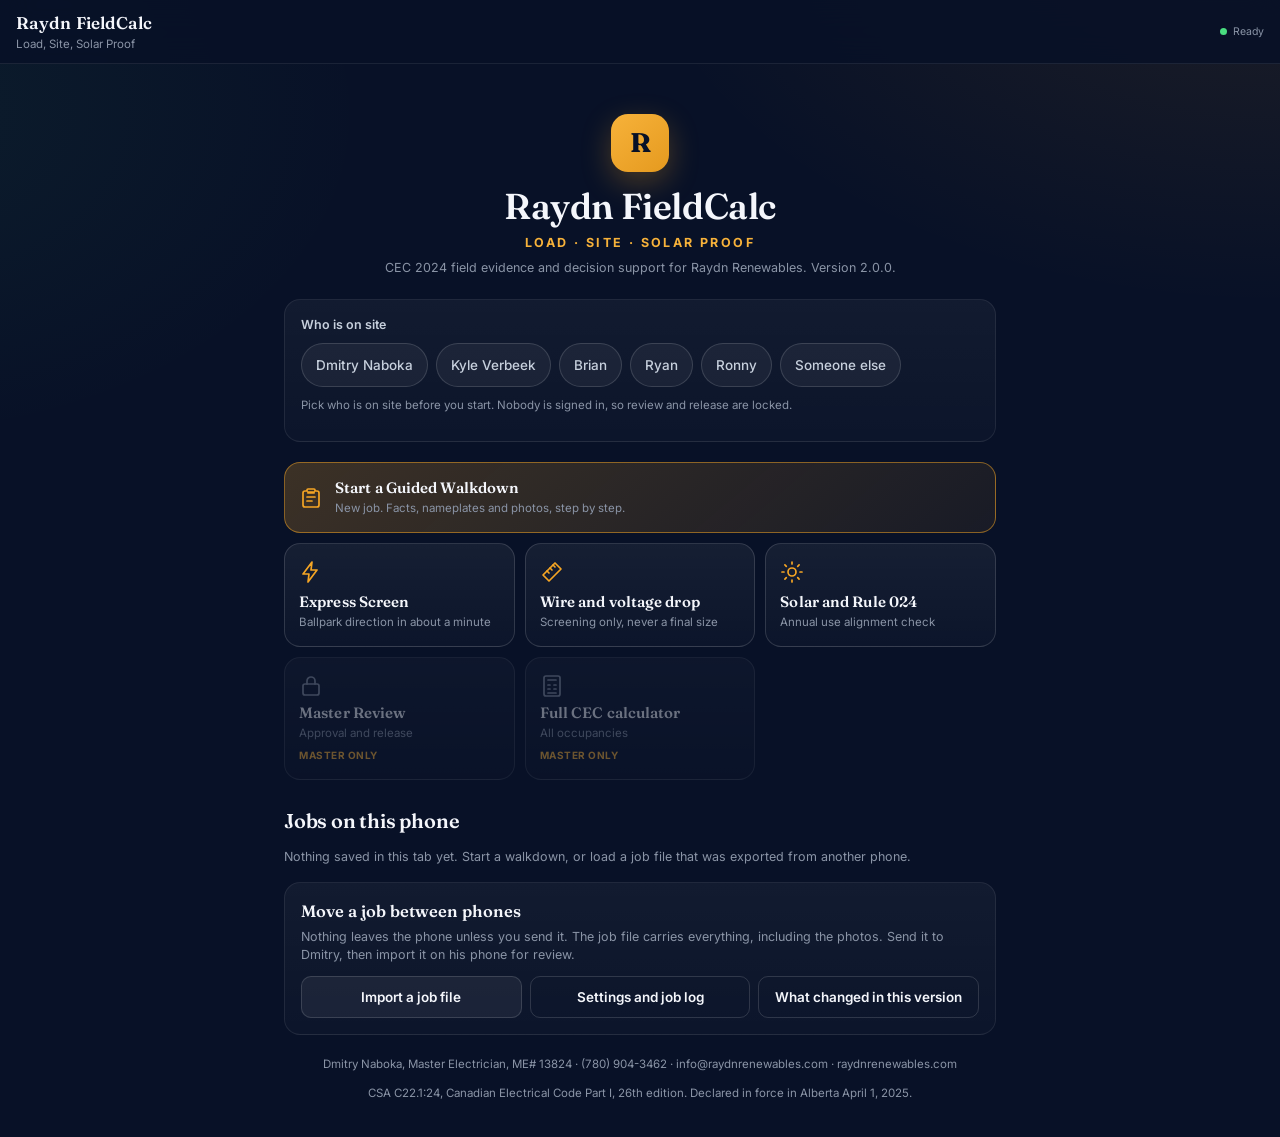
<file: index.html>
<!DOCTYPE html>
<html lang="en-CA">
<head>
<meta charset="utf-8">
<meta name="viewport" content="width=device-width, initial-scale=1, viewport-fit=cover">
<meta name="theme-color" content="#0d1b2e">
<meta name="robots" content="noindex, nofollow">
<title>Raydn FieldCalc</title>
<link rel="preconnect" href="https://fonts.googleapis.com">
<link rel="preconnect" href="https://fonts.gstatic.com" crossorigin>
<link href="https://fonts.googleapis.com/css2?family=Fraunces:opsz,wght@9..144,600;9..144,700&family=Inter:wght@400;500;600;700&display=swap" rel="stylesheet">
<link rel="stylesheet" href="app.css">
<link rel="manifest" href="manifest.webmanifest">
<link rel="icon" href="icon-192.png" sizes="192x192" type="image/png">
<link rel="apple-touch-icon" href="icon-192.png">
<meta name="apple-mobile-web-app-capable" content="yes">
<meta name="apple-mobile-web-app-status-bar-style" content="black-translucent">
<meta name="apple-mobile-web-app-title" content="FieldCalc">
</head>
<body>

<header id="fc-top" class="fc-top"></header>

<main id="fc-body" class="fc-body"></main>

<div id="fc-bottom" class="fc-bottom"></div>

<section id="rpt" class="rpt"></section>

<script src="engine.js"></script>
<script src="fc-disk.js"></script>
<script src="fc-store.js"></script>
<script src="fc-gates.js"></script>
<script src="fc-ui.js"></script>
<script src="fc-app.js"></script>
<script src="fc-views.js"></script>
<script src="fc-share.js"></script>
<script src="fc-send.js"></script>
</body>
</html>
</file>
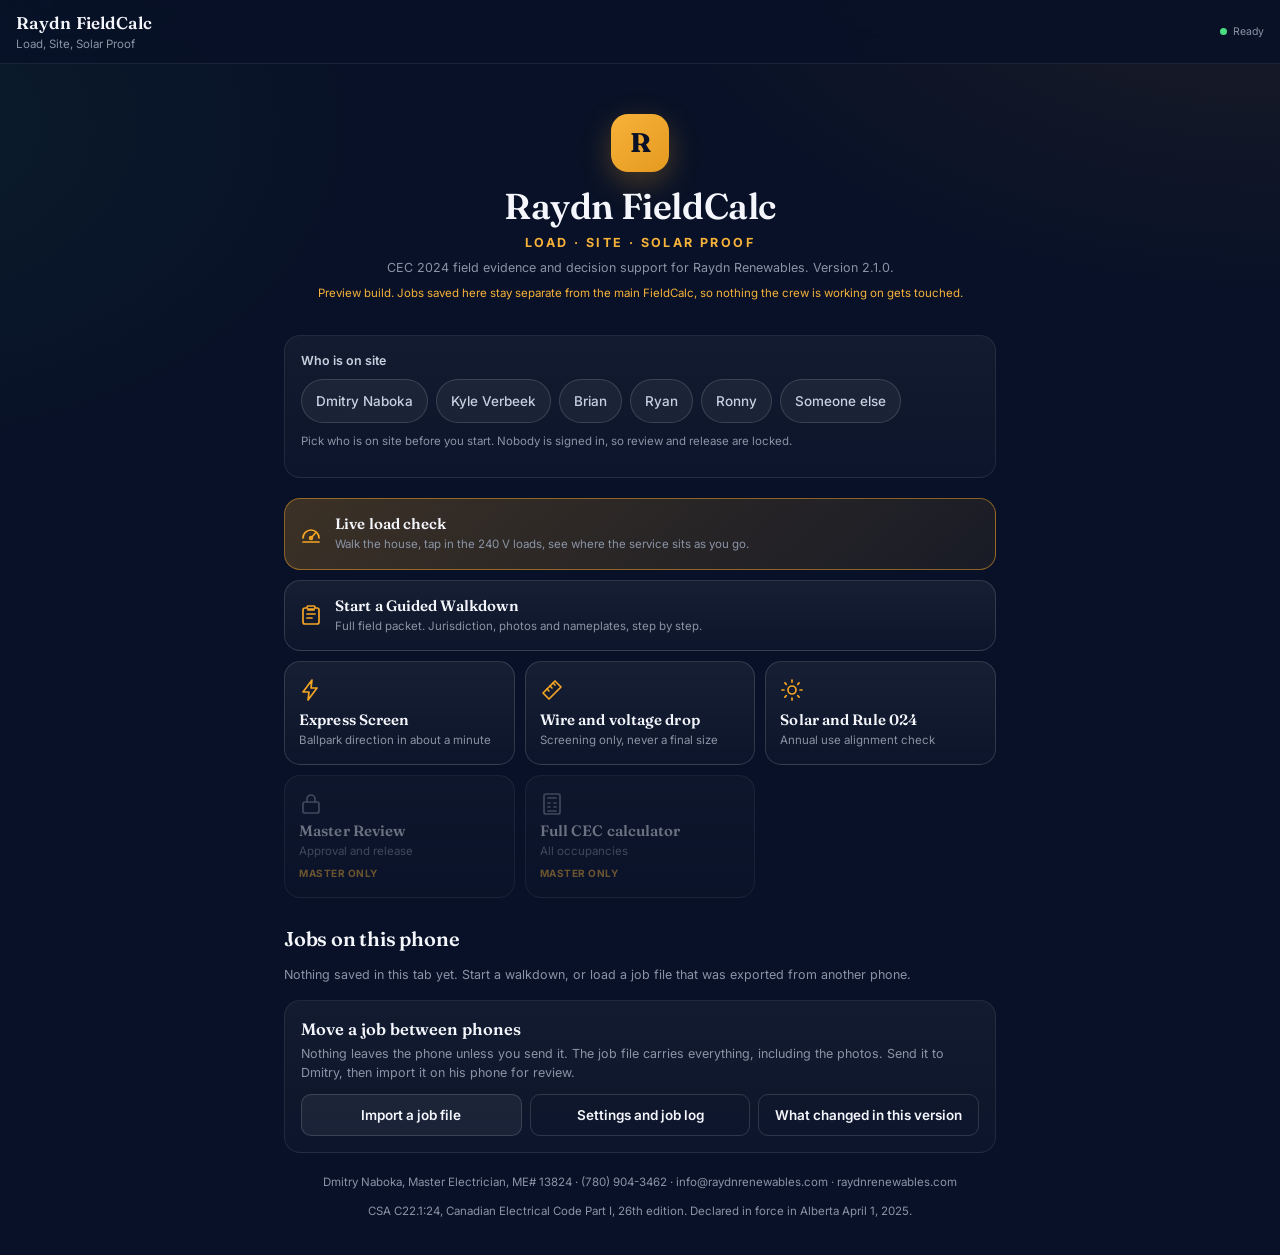
<file: next/index.html>
<!DOCTYPE html>
<html lang="en-CA">
<head>
<meta charset="utf-8">
<meta name="viewport" content="width=device-width, initial-scale=1, viewport-fit=cover">
<meta name="theme-color" content="#0d1b2e">
<meta name="robots" content="noindex, nofollow">
<title>FieldCalc Preview</title>
<link rel="preconnect" href="https://fonts.googleapis.com">
<link rel="preconnect" href="https://fonts.gstatic.com" crossorigin>
<link href="https://fonts.googleapis.com/css2?family=Fraunces:opsz,wght@9..144,600;9..144,700&family=Inter:wght@400;500;600;700&display=swap" rel="stylesheet">
<link rel="stylesheet" href="app.css">
<link rel="manifest" href="manifest.webmanifest">
<link rel="icon" href="icon-192.png" sizes="192x192" type="image/png">
<link rel="apple-touch-icon" href="icon-192.png">
<meta name="apple-mobile-web-app-capable" content="yes">
<meta name="apple-mobile-web-app-status-bar-style" content="black-translucent">
<meta name="apple-mobile-web-app-title" content="FC Preview">
</head>
<body>

<header id="fc-top" class="fc-top"></header>

<main id="fc-body" class="fc-body"></main>

<div id="fc-bottom" class="fc-bottom"></div>

<section id="rpt" class="rpt"></section>

<script src="engine.js"></script>
<script src="fc-disk.js"></script>
<script src="fc-store.js"></script>
<script src="fc-gates.js"></script>
<script src="fc-ui.js"></script>
<script src="fc-app.js"></script>
<script src="fc-views.js"></script>
<script src="fc-share.js"></script>
<script src="fc-send.js"></script>
<script src="fc-check.js"></script>
</body>
</html>
</file>
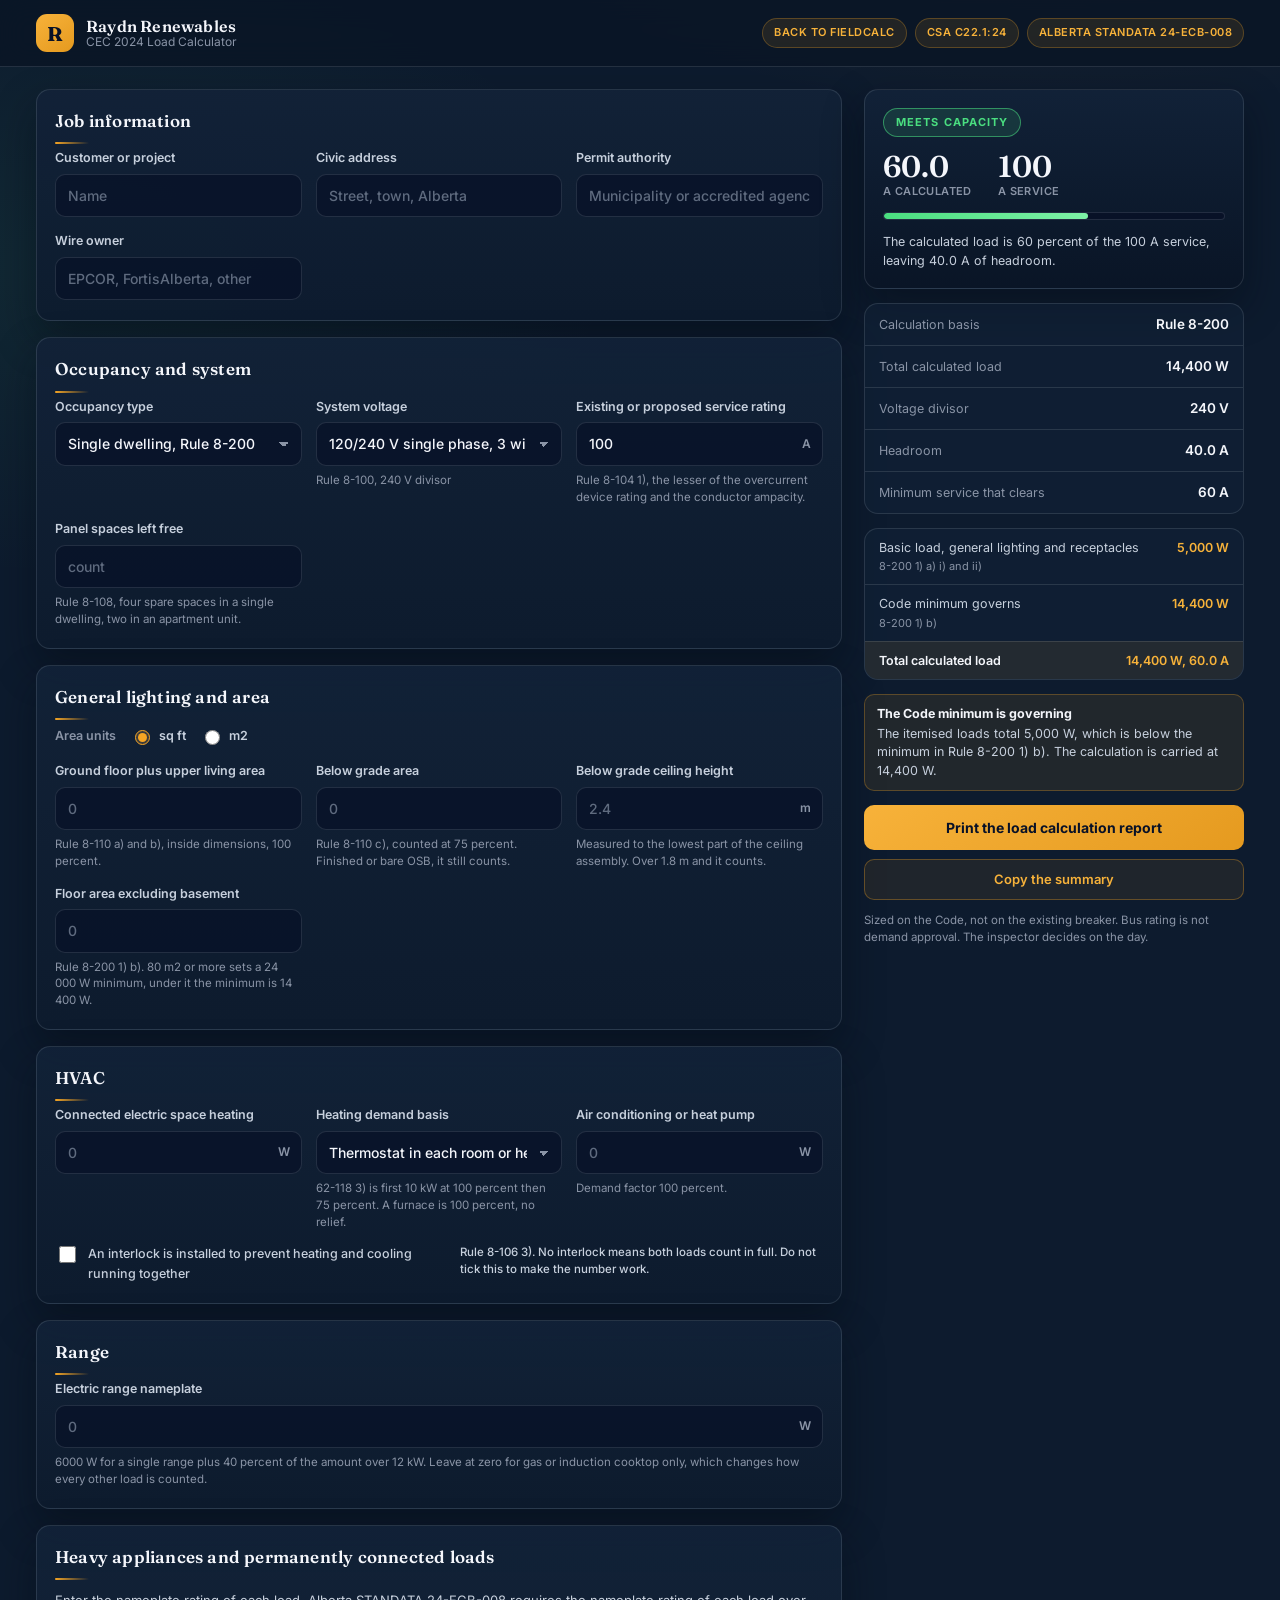
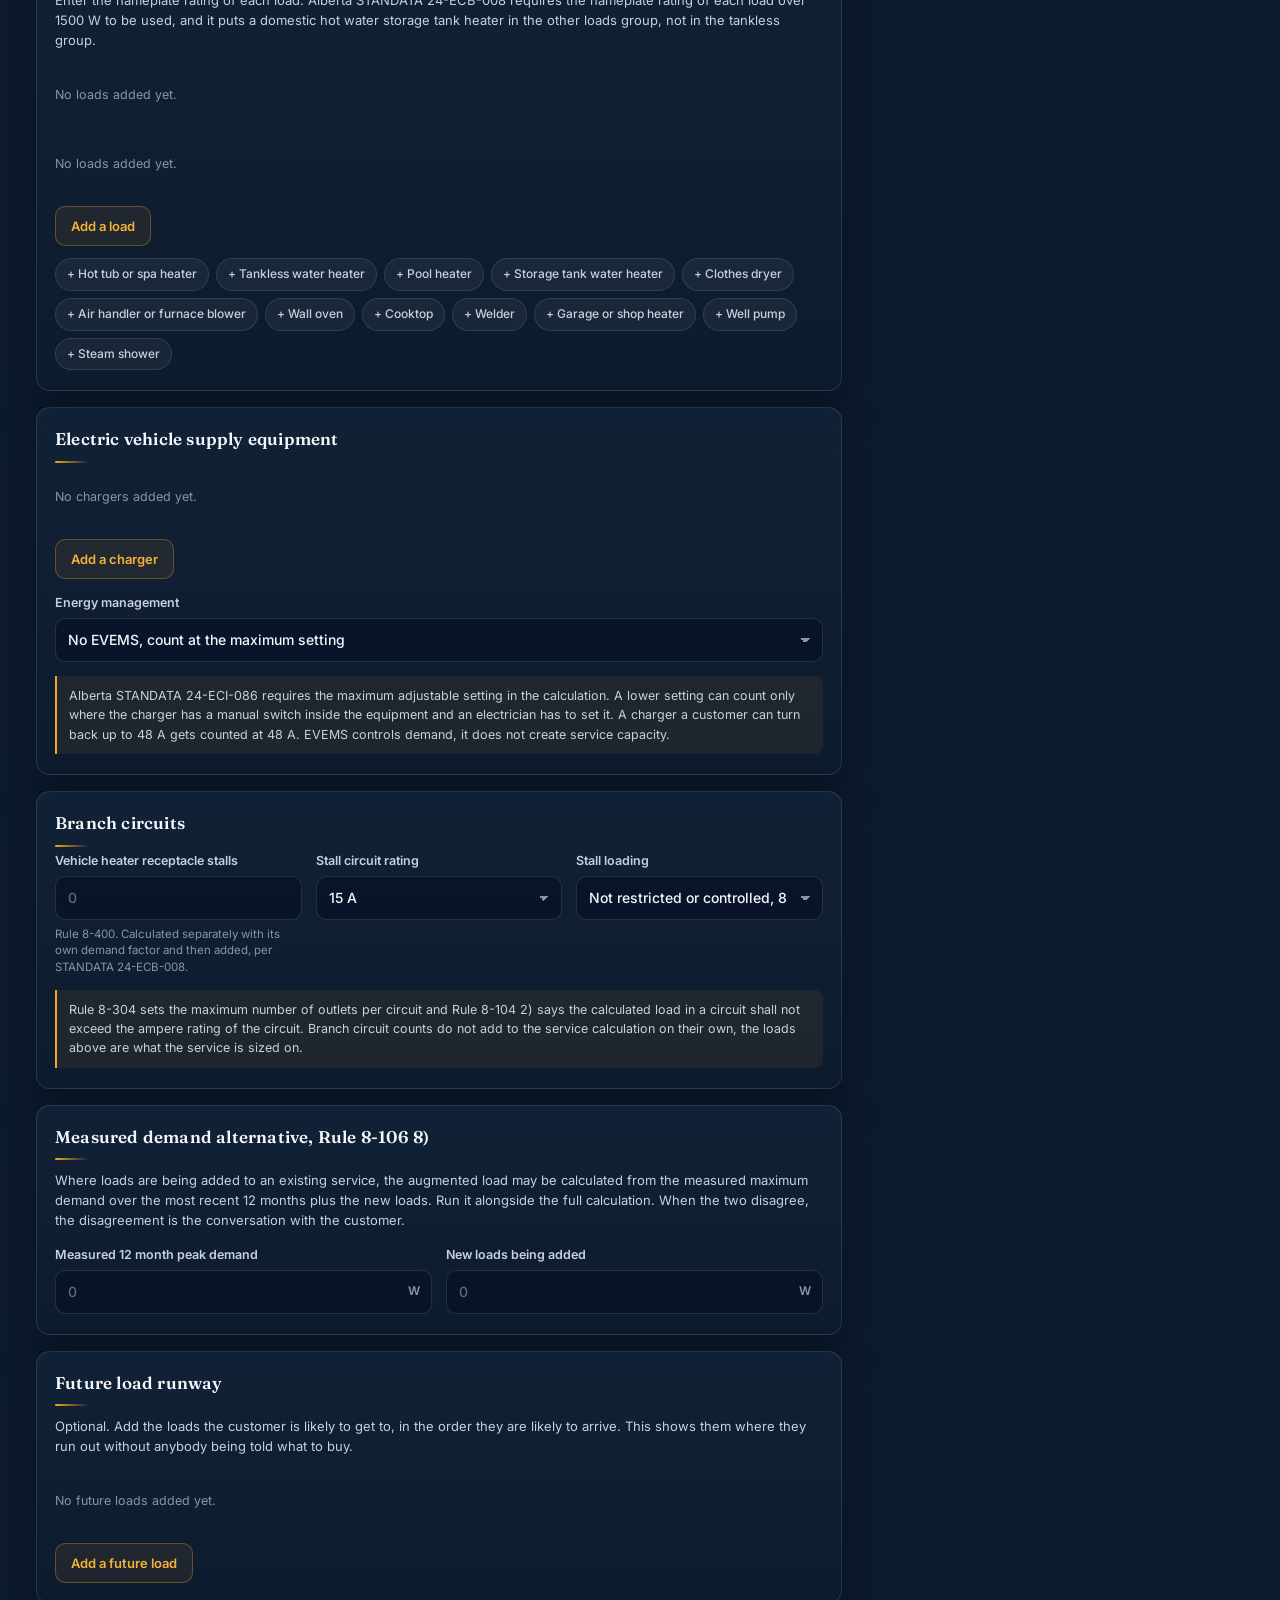
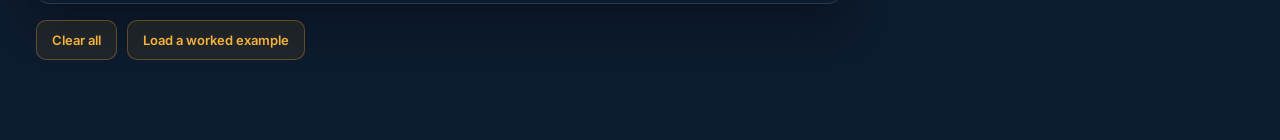
<file: next/full/index.html>
<!DOCTYPE html>
<html lang="en-CA">
<head>
<meta charset="utf-8">
<meta name="viewport" content="width=device-width, initial-scale=1, viewport-fit=cover">
<meta name="robots" content="noindex, nofollow">
<title>Raydn CEC 2024 Load Calculator</title>
<meta name="description" content="Interactive CSA C22.1:24 Section 8 load calculator built to Alberta STANDATA 24-ECB-008. Single dwellings, apartments, schools, hospitals, hotels and Table 14 occupancies.">
<meta name="theme-color" content="#0d1b2e">
<link rel="preconnect" href="https://fonts.googleapis.com">
<link rel="preconnect" href="https://fonts.gstatic.com" crossorigin>
<link href="https://fonts.googleapis.com/css2?family=Fraunces:opsz,wght@9..144,500;9..144,600;9..144,700&family=Inter:wght@400;500;600;700&display=swap" rel="stylesheet">
<link rel="stylesheet" href="app.css">
</head>
<body>

<header class="topbar">
  <div class="brand">
    <span class="mark" aria-hidden="true">R</span>
    <span class="brandtext">
      <strong>Raydn Renewables</strong>
      <small>CEC 2024 Load Calculator</small>
    </span>
  </div>
  <div class="topmeta">
    <a class="pill" href="../#/home" style="text-decoration:none">Back to FieldCalc</a>
    <span class="pill">CSA C22.1:24</span>
    <span class="pill">Alberta STANDATA 24-ECB-008</span>
  </div>
</header>

<main class="shell">

  <!-- ============ FORM ============ -->
  <form id="form" class="panel" autocomplete="off">

    <section class="card">
      <h2>Job information</h2>
      <div class="grid two">
        <label>Customer or project
          <input type="text" name="customer" placeholder="Name">
        </label>
        <label>Civic address
          <input type="text" name="address" placeholder="Street, town, Alberta">
        </label>
        <label>Permit authority
          <input type="text" name="authority" placeholder="Municipality or accredited agency">
        </label>
        <label>Wire owner
          <input type="text" name="utility" placeholder="EPCOR, FortisAlberta, other">
        </label>
      </div>
    </section>

    <section class="card">
      <h2>Occupancy and system</h2>
      <div class="grid two">
        <label>Occupancy type
          <select name="occupancy" id="occupancy">
            <optgroup label="Residential">
              <option value="single">Single dwelling, Rule 8-200</option>
              <option value="apt-unit">One dwelling unit in an apartment, Rule 8-202 1)</option>
              <option value="apt-building">Apartment building main service, Rule 8-202 3)</option>
            </optgroup>
            <optgroup label="Institutional and commercial">
              <option value="school">School, Rule 8-204</option>
              <option value="hospital">Hospital, Rule 8-206</option>
              <option value="hotel">Hotel, motel or dormitory, Rule 8-208</option>
              <option value="other">Other occupancy, Rule 8-210 and Table 14</option>
            </optgroup>
          </select>
        </label>
        <label>System voltage
          <select name="system" id="system"></select>
          <span class="hint" id="systemHint"></span>
        </label>
        <label>Existing or proposed service rating
          <div class="withunit">
            <input type="number" name="serviceA" value="100" min="0" step="1">
            <span>A</span>
          </div>
          <span class="hint">Rule 8-104 1), the lesser of the overcurrent device rating and the conductor ampacity.</span>
        </label>
        <label id="wrapSpares">Panel spaces left free
          <input type="number" name="panelSpacesFree" min="0" step="1" placeholder="count">
          <span class="hint">Rule 8-108, four spare spaces in a single dwelling, two in an apartment unit.</span>
        </label>
        <label id="wrapTarget" class="hidden">Conductors being sized
          <select name="conductorTarget">
            <option value="service">Service conductors or cables</option>
            <option value="feeder">Feeder</option>
          </select>
          <span class="hint">Table 14 carries a different demand factor for each.</span>
        </label>
        <label id="wrapTable14" class="hidden">Table 14 occupancy
          <select name="table14Key" id="table14Key"></select>
        </label>
      </div>
    </section>

    <!-- General lighting basis -->
    <section class="card">
      <h2>General lighting and area</h2>
      <div class="unitToggle">
        <span>Area units</span>
        <label class="radio"><input type="radio" name="areaUnit" value="sqft" checked> sq ft</label>
        <label class="radio"><input type="radio" name="areaUnit" value="m2"> m2</label>
      </div>

      <div class="grid two" id="dwellingArea">
        <label>Ground floor plus upper living area
          <input type="number" name="areaAbove" min="0" step="1" placeholder="0">
          <span class="hint">Rule 8-110 a) and b), inside dimensions, 100 percent.</span>
        </label>
        <label>Below grade area
          <input type="number" name="areaBelow" min="0" step="1" placeholder="0">
          <span class="hint">Rule 8-110 c), counted at 75 percent. Finished or bare OSB, it still counts.</span>
        </label>
        <label>Below grade ceiling height
          <div class="withunit">
            <input type="number" name="belowCeilingM" min="0" step="0.05" placeholder="2.4">
            <span>m</span>
          </div>
          <span class="hint">Measured to the lowest part of the ceiling assembly. Over 1.8 m and it counts.</span>
        </label>
        <label id="wrapExcl">Floor area excluding basement
          <input type="number" name="areaExclBasement" min="0" step="1" placeholder="0">
          <span class="hint">Rule 8-200 1) b). 80 m2 or more sets a 24 000 W minimum, under it the minimum is 14 400 W.</span>
        </label>
      </div>

      <div class="grid two hidden" id="buildingArea">
        <label>Total building area, outside dimensions
          <input type="number" name="buildingArea" min="0" step="1" placeholder="0">
        </label>
        <label id="wrapClassroom" class="hidden">Classroom area
          <input type="number" name="classroomArea" min="0" step="1" placeholder="0">
          <span class="hint">Rule 8-204 1) a), 50 W/m2. The remainder is taken at 10 W/m2.</span>
        </label>
        <label id="wrapHighIntensity" class="hidden">High intensity area, operating rooms
          <input type="number" name="highIntensityArea" min="0" step="1" placeholder="0">
          <span class="hint">Rule 8-206 1) b), 100 W/m2.</span>
        </label>
        <label id="wrapSpecialLighting" class="hidden">Special area lighting, ballrooms
          <div class="withunit"><input type="number" name="specialLightingW" min="0" step="10" placeholder="0"><span>W</span></div>
          <span class="hint">Rule 8-208 1) b), rating of the equipment installed.</span>
        </label>
        <label id="wrapShowWindow" class="hidden">Show window length
          <div class="withunit"><input type="number" name="showWindowM" min="0" step="0.1" placeholder="0"><span>m</span></div>
          <span class="hint">Rule 8-212 2), not less than 650 W/m along the base of the window.</span>
        </label>
      </div>
    </section>

    <!-- HVAC -->
    <section class="card">
      <h2>HVAC</h2>
      <div class="grid two">
        <label>Connected electric space heating
          <div class="withunit"><input type="number" name="heatW" min="0" step="100" placeholder="0"><span>W</span></div>
        </label>
        <label>Heating demand basis
          <select name="heatMode">
            <option value="thermostat">Thermostat in each room or heated area, 62-118 3)</option>
            <option value="furnace">Electric furnace, duct heater or thermal storage, 62-118 4)</option>
            <option value="full">No thermostatic control, full connected rating</option>
          </select>
          <span class="hint">62-118 3) is first 10 kW at 100 percent then 75 percent. A furnace is 100 percent, no relief.</span>
        </label>
        <label>Air conditioning or heat pump
          <div class="withunit"><input type="number" name="coolW" min="0" step="100" placeholder="0"><span>W</span></div>
          <span class="hint">Demand factor 100 percent.</span>
        </label>
        <label class="check">
          <input type="checkbox" name="interlock">
          <span>An interlock is installed to prevent heating and cooling running together</span>
          <span class="hint">Rule 8-106 3). No interlock means both loads count in full. Do not tick this to make the number work.</span>
        </label>
      </div>
    </section>

    <!-- Range and appliances -->
    <section class="card" id="cardRange">
      <h2>Range</h2>
      <label>Electric range nameplate
        <div class="withunit"><input type="number" name="rangeW" min="0" step="100" placeholder="0"><span>W</span></div>
        <span class="hint">6000 W for a single range plus 40 percent of the amount over 12 kW. Leave at zero for gas or induction cooktop only, which changes how every other load is counted.</span>
      </label>
    </section>

    <section class="card">
      <h2 id="applianceHeading">Heavy appliances and permanently connected loads</h2>
      <p class="lede" id="applianceLede">Enter the nameplate rating of each load. Alberta STANDATA 24-ECB-008 requires the nameplate rating of each load over 1500 W to be used, and it puts a domestic hot water storage tank heater in the other loads group, not in the tankless group.</p>
      <div id="applianceRows" class="rows"></div>
      <button type="button" class="ghost" data-add="appliance">Add a load</button>
      <div class="quickadd" id="quickAdd"></div>
    </section>

    <!-- EVSE -->
    <section class="card">
      <h2>Electric vehicle supply equipment</h2>
      <div id="evseRows" class="rows"></div>
      <button type="button" class="ghost" data-add="evse">Add a charger</button>
      <div class="grid two" style="margin-top:14px">
        <label>Energy management
          <select name="evemsMode" id="evemsMode">
            <option value="none">No EVEMS, count at the maximum setting</option>
            <option value="setpoint">EVEMS installed, Rule 8-106 10), count at the system setpoint</option>
            <option value="exempt">EVEMS monitoring service, feeders and branch circuits, Rule 8-106 11), not counted</option>
          </select>
        </label>
        <label id="wrapSetpoint" class="hidden">EVEMS maximum allowed load
          <div class="withunit"><input type="number" name="evemsSetpointW" min="0" step="100" placeholder="0"><span>W</span></div>
        </label>
      </div>
      <p class="note">Alberta STANDATA 24-ECI-086 requires the maximum adjustable setting in the calculation. A lower setting can count only where the charger has a manual switch inside the equipment and an electrician has to set it. A charger a customer can turn back up to 48 A gets counted at 48 A. EVEMS controls demand, it does not create service capacity.</p>
    </section>

    <!-- Apartment building -->
    <section class="card hidden" id="cardApartment">
      <h2>Apartment building</h2>
      <p class="lede">The unit inputs above describe one typical dwelling unit. Rule 8-202 3) a) applies the diversity ladder to the unit loads with EVSE, space heating and air conditioning taken out first.</p>
      <div class="grid two">
        <label>Number of dwelling units
          <input type="number" name="unitCount" min="1" step="1" value="1">
        </label>
        <label>Common area and non dwelling load
          <div class="withunit"><input type="number" name="nonDwellingW" min="0" step="100" placeholder="0"><span>W</span></div>
          <span class="hint">Rule 8-202 3) e), 75 percent demand factor.</span>
        </label>
        <label>Common area EVSE not fed from a unit panel
          <div class="withunit"><input type="number" name="evCommonW" min="0" step="100" placeholder="0"><span>W</span></div>
          <span class="hint">Rule 8-202 3) d), 100 percent.</span>
        </label>
      </div>
    </section>

    <!-- Branch circuits and block heaters -->
    <section class="card">
      <h2>Branch circuits</h2>
      <div class="grid two">
        <label>Vehicle heater receptacle stalls
          <input type="number" name="stallCount" min="0" step="1" placeholder="0">
          <span class="hint">Rule 8-400. Calculated separately with its own demand factor and then added, per STANDATA 24-ECB-008.</span>
        </label>
        <label>Stall circuit rating
          <select name="stallCircuit">
            <option value="15">15 A</option>
            <option value="20">20 A</option>
          </select>
        </label>
        <label>Stall loading
          <select name="stallControlled">
            <option value="no">Not restricted or controlled, 8-400 3)</option>
            <option value="yes">Restricted or controlled, 8-400 4)</option>
          </select>
        </label>
        <label id="wrapCord" class="hidden">Cord connected equipment over 125 V or 20 A
          <div class="withunit"><input type="number" name="cordConnectedW" min="0" step="100" placeholder="0"><span>W</span></div>
          <span class="hint">80 percent of the receptacle rating, or the rating of the equipment intended for connection.</span>
        </label>
      </div>
      <p class="note">Rule 8-304 sets the maximum number of outlets per circuit and Rule 8-104 2) says the calculated load in a circuit shall not exceed the ampere rating of the circuit. Branch circuit counts do not add to the service calculation on their own, the loads above are what the service is sized on.</p>
    </section>

    <!-- 8-106 8) -->
    <section class="card">
      <h2>Measured demand alternative, Rule 8-106 8)</h2>
      <p class="lede">Where loads are being added to an existing service, the augmented load may be calculated from the measured maximum demand over the most recent 12 months plus the new loads. Run it alongside the full calculation. When the two disagree, the disagreement is the conversation with the customer.</p>
      <div class="grid two">
        <label>Measured 12 month peak demand
          <div class="withunit"><input type="number" name="measuredPeakW" min="0" step="100" placeholder="0"><span>W</span></div>
        </label>
        <label>New loads being added
          <div class="withunit"><input type="number" name="newLoadsW" min="0" step="100" placeholder="0"><span>W</span></div>
        </label>
      </div>
    </section>

    <!-- Runway -->
    <section class="card">
      <h2>Future load runway</h2>
      <p class="lede">Optional. Add the loads the customer is likely to get to, in the order they are likely to arrive. This shows them where they run out without anybody being told what to buy.</p>
      <div id="runwayRows" class="rows"></div>
      <button type="button" class="ghost" data-add="runway">Add a future load</button>
    </section>

    <div class="formactions">
      <button type="button" class="ghost" id="resetBtn">Clear all</button>
      <button type="button" class="ghost" id="demoBtn">Load a worked example</button>
    </div>
  </form>

  <!-- ============ RESULTS ============ -->
  <aside class="panel results" id="results">
    <div class="verdictbox" id="verdictBox">
      <span class="vlabel" id="vLabel">Enter a load</span>
      <div class="vnums">
        <div><strong id="vAmps">0.0</strong><span>A calculated</span></div>
        <div><strong id="vService">0</strong><span>A service</span></div>
      </div>
      <div class="meter"><div class="fill" id="vFill"></div></div>
      <p class="vnote" id="vNote"></p>
    </div>

    <div class="summary">
      <div class="srow"><span>Calculation basis</span><strong id="sBasis">Rule 8-200</strong></div>
      <div class="srow"><span>Total calculated load</span><strong id="sWatts">0 W</strong></div>
      <div class="srow"><span>Voltage divisor</span><strong id="sDiv">240 V</strong></div>
      <div class="srow"><span>Headroom</span><strong id="sHead">0.0 A</strong></div>
      <div class="srow" id="sMinRow"><span>Minimum service that clears</span><strong id="sMin">100 A</strong></div>
    </div>

    <div id="liveLines" class="livelines"></div>
    <div id="liveFlags" class="flags"></div>

    <div class="resultactions">
      <button type="button" id="printBtn" class="primary">Print the load calculation report</button>
      <button type="button" id="copyBtn" class="ghost">Copy the summary</button>
    </div>
    <p class="disclaim">Sized on the Code, not on the existing breaker. Bus rating is not demand approval. The inspector decides on the day.</p>
  </aside>
</main>

<!-- ============ PRINTABLE REPORT ============ -->
<section id="report" class="report" aria-hidden="true"></section>

<script src="../engine.js"></script>
<script src="ui.js"></script>
</body>
</html>
</file>
<file: app.css>
/* =========================================================================
   Raydn FieldCalc  ::  app.css
   Phone first. Dark navy base, amber accent, green for cleared, amber for
   review. A single deep red is reserved for a safety risk or a blocker and
   is used nowhere else.
   ========================================================================= */

:root{
  --navy:#0d1b2e; --navy-2:#0a1526; --navy-3:#081127;
  --line:rgba(255,255,255,.08); --line-2:rgba(255,255,255,.14);
  --amber:#f5a524; --amber-2:#f7b23a; --amber-3:#f0a300; --amber-4:#e59a1f;
  --green:#4ade80; --green-2:#7ef2a6;
  --grey:#8a94a6; --ink:#f4f6fb; --ink-2:#c7d0dd;
  --danger:#e5484d;             /* safety risk or blocker only */
  --r:16px; --r-sm:12px;
  --tap:52px;
  --pad:16px;
  --sans:Inter,-apple-system,BlinkMacSystemFont,'Segoe UI',Roboto,sans-serif;
  --serif:Fraunces,Georgia,serif;
}

*{box-sizing:border-box;-webkit-tap-highlight-color:transparent}
html,body{margin:0;padding:0}
body{
  font-family:var(--sans);
  background:
    radial-gradient(1100px 700px at 100% -10%,rgba(245,165,36,.10),transparent 60%),
    radial-gradient(900px 600px at -10% 10%,rgba(74,222,128,.06),transparent 55%),
    var(--navy-3);
  color:var(--ink);
  font-size:16px; line-height:1.5;
  -webkit-text-size-adjust:100%;
  padding-bottom:env(safe-area-inset-bottom);
}
button,input,select,textarea{font:inherit;color:inherit}
a{color:var(--amber-2)}

/* ------------------------------ chrome ------------------------------ */
.fc-top{
  position:sticky; top:0; z-index:40;
  display:flex; align-items:center; gap:10px;
  padding:calc(env(safe-area-inset-top) + 10px) var(--pad) 10px;
  background:rgba(8,17,39,.86); backdrop-filter:blur(16px);
  border-bottom:1px solid var(--line);
}
.fc-top .back{
  width:40px;height:40px;flex:0 0 40px;border-radius:12px;
  background:rgba(255,255,255,.06);border:1px solid var(--line-2);
  display:grid;place-items:center;font-size:20px;line-height:1;cursor:pointer;
}
.fc-top .ttl{flex:1;min-width:0}
.fc-top .ttl strong{
  display:block;font-family:var(--serif);font-weight:600;font-size:17px;
  letter-spacing:.1px;white-space:nowrap;overflow:hidden;text-overflow:ellipsis;
}
.fc-top .ttl small{display:block;color:var(--grey);font-size:11.5px;white-space:nowrap;overflow:hidden;text-overflow:ellipsis}
.fc-top .savedot{
  display:flex;align-items:center;gap:6px;font-size:10.5px;color:var(--grey);
  white-space:nowrap;
}
.fc-top .savedot i{width:7px;height:7px;border-radius:50%;background:var(--green);display:block}
.fc-top .savedot.stale i{background:var(--amber)}

.fc-body{padding:var(--pad); padding-bottom:120px; max-width:760px; margin:0 auto}

.fc-bottom{
  position:fixed; left:0; right:0; bottom:0; z-index:45;
  padding:10px var(--pad) calc(env(safe-area-inset-bottom) + 10px);
  background:linear-gradient(to top,rgba(8,17,39,.98) 60%,rgba(8,17,39,0));
  display:flex; gap:10px;
}
.fc-bottom .inner{max-width:760px;margin:0 auto;display:flex;gap:10px;width:100%}

/* ------------------------------ type ------------------------------ */
h1,h2,h3,h4{font-family:var(--serif);font-weight:600;margin:0}
.h-hero{font-size:30px;line-height:1.12;letter-spacing:-.4px}
.h-sec{font-size:20px;margin:26px 0 12px;letter-spacing:-.2px}
.h-sec:first-child{margin-top:0}
.sub{color:var(--ink-2);font-size:13.5px;margin:6px 0 0}
.mut{color:var(--grey);font-size:12.5px;margin:6px 0 0;line-height:1.45}
.tiny{font-size:11.5px;color:var(--grey);line-height:1.45}

/* ------------------------------ cards ------------------------------ */
.card{
  background:linear-gradient(180deg,rgba(255,255,255,.045),rgba(255,255,255,.018));
  border:1px solid var(--line); border-radius:var(--r);
  padding:16px; margin:0 0 14px;
}
.card > h3{
  font-size:16.5px;margin:0 0 4px;display:flex;align-items:center;gap:8px;
}
.card > h3 .n{
  width:24px;height:24px;flex:0 0 24px;border-radius:8px;background:rgba(245,165,36,.16);
  color:var(--amber-2);font-family:var(--sans);font-size:12px;font-weight:700;
  display:grid;place-items:center;
}
.card > .mut:first-of-type{margin-top:2px}
.card .bd{margin-top:14px}

/* accordion */
.acc > summary{
  list-style:none;cursor:pointer;display:flex;align-items:center;gap:10px;
  padding:2px 0; min-height:28px;
}
.acc > summary::-webkit-details-marker{display:none}
.acc > summary .caret{margin-left:auto;color:var(--grey);transition:transform .18s;font-size:13px}
.acc[open] > summary .caret{transform:rotate(180deg)}
.acc > summary .badge{
  font-size:10.5px;font-weight:700;letter-spacing:.4px;text-transform:uppercase;
  padding:3px 8px;border-radius:999px;background:rgba(255,255,255,.07);color:var(--grey);
}
.acc > summary .badge.good{background:rgba(74,222,128,.14);color:var(--green-2)}
.acc > summary .badge.warn{background:rgba(245,165,36,.16);color:var(--amber-2)}
.acc > summary .badge.block{background:rgba(229,72,77,.16);color:#ff9ea1}

/* ------------------------------ fields ------------------------------ */
.fld{display:block;margin:0 0 14px}
.fld > span.lab{
  display:block;font-size:12.5px;font-weight:600;color:var(--ink-2);
  margin:0 0 6px;letter-spacing:.1px;
}
.fld > span.lab .req, .lab .req{color:var(--amber-2);margin-left:3px;font-style:normal}
.fld input,.fld select,.fld textarea{
  width:100%;min-height:var(--tap);
  background:rgba(255,255,255,.05);
  border:1px solid var(--line-2); border-radius:var(--r-sm);
  padding:12px 14px; font-size:16px; /* 16px stops iOS zoom */
  outline:none; transition:border-color .15s,background .15s;
}
.fld textarea{min-height:88px;resize:vertical;line-height:1.5}
.fld input:focus,.fld select:focus,.fld textarea:focus{
  border-color:var(--amber);background:rgba(245,165,36,.07);
}
.fld input::placeholder,.fld textarea::placeholder{color:#5d6779}
.fld select{
  appearance:none;
  background-image:url("data:image/svg+xml;utf8,<svg xmlns='http://www.w3.org/2000/svg' width='14' height='9' viewBox='0 0 14 9'><path d='M1 1l6 6 6-6' stroke='%238a94a6' stroke-width='2' fill='none' stroke-linecap='round'/></svg>");
  background-repeat:no-repeat;background-position:right 14px center;padding-right:40px;
}
.fld .hint{display:block;font-size:11.5px;color:var(--grey);margin-top:6px;line-height:1.45}
.fld .unit{
  position:absolute;right:14px;top:50%;transform:translateY(-50%);
  color:var(--grey);font-size:12.5px;pointer-events:none;
}
.fld .wrap{position:relative}
.fld .wrap input{padding-right:46px}

.row2{display:grid;grid-template-columns:1fr 1fr;gap:10px}
.row3{display:grid;grid-template-columns:1fr 1fr 1fr;gap:8px}
@media (max-width:400px){ .row3{grid-template-columns:1fr 1fr} }

/* evidence strip under a critical value */
.evstrip{
  display:flex;flex-wrap:wrap;gap:6px;margin-top:8px;align-items:center;
}
.evstrip select{
  min-height:38px;padding:6px 30px 6px 10px;font-size:12.5px;width:auto;flex:1 1 46%;
  background-position:right 10px center;border-radius:9px;
}
.evstrip .ok{color:var(--green-2)}
.pill-ev{
  font-size:10.5px;font-weight:700;letter-spacing:.4px;text-transform:uppercase;
  padding:4px 8px;border-radius:999px;background:rgba(255,255,255,.07);color:var(--grey);
}
.pill-ev.v{background:rgba(74,222,128,.14);color:var(--green-2)}
.pill-ev.p{background:rgba(245,165,36,.14);color:var(--amber-2)}
.pill-ev.c{background:rgba(229,72,77,.14);color:#ff9ea1}

/* segmented control */
.seg{
  display:flex;gap:4px;background:rgba(255,255,255,.05);
  border:1px solid var(--line-2);border-radius:var(--r-sm);padding:4px;
}
.seg button{
  flex:1;min-height:44px;border:0;border-radius:9px;background:transparent;
  color:var(--ink-2);font-size:13.5px;font-weight:600;cursor:pointer;
  transition:background .15s,color .15s,transform .1s;
  padding:6px 8px;line-height:1.25;
}
.seg button.on{background:var(--amber);color:var(--navy-3)}
.seg button:active{transform:scale(.97)}

/* chips */
.chips{display:flex;flex-wrap:wrap;gap:8px}
.chip{
  min-height:44px;display:inline-flex;align-items:center;gap:7px;
  padding:9px 14px;border-radius:999px;cursor:pointer;
  background:rgba(255,255,255,.05);border:1px solid var(--line-2);
  color:var(--ink-2);font-size:13.5px;font-weight:500;
  transition:all .15s;
}
.chip:active{transform:scale(.97)}
.chip.on{background:rgba(245,165,36,.18);border-color:var(--amber);color:var(--amber-2);font-weight:600}
.chip.on::before{content:'✓';font-weight:700;font-size:12px}

/* ------------------------------ buttons ------------------------------ */
.btn{
  min-height:var(--tap);display:inline-flex;align-items:center;justify-content:center;gap:8px;
  padding:12px 20px;border-radius:var(--r-sm);border:1px solid var(--line-2);
  background:rgba(255,255,255,.06);color:var(--ink);
  font-size:15px;font-weight:600;cursor:pointer;text-align:center;
  transition:transform .1s,background .15s,border-color .15s;
}
.btn:active{transform:scale(.98)}
.btn.pri{background:var(--amber);border-color:var(--amber);color:var(--navy-3)}
.btn.pri:disabled{background:rgba(255,255,255,.06);border-color:var(--line);color:var(--grey);cursor:not-allowed}
.btn.gho{background:transparent}
.btn.wide{width:100%}
.btn.sm{min-height:42px;padding:8px 14px;font-size:13.5px;border-radius:10px}
.btn.dngr{border-color:rgba(229,72,77,.5);color:#ff9ea1;background:rgba(229,72,77,.10)}

/* ------------------------------ home ------------------------------ */
.hero{
  text-align:center;padding:26px 6px 4px;
}
.hero .mark{
  width:58px;height:58px;border-radius:17px;margin:0 auto 14px;
  background:linear-gradient(140deg,var(--amber-2),var(--amber-4));
  display:grid;place-items:center;color:var(--navy-3);
  font-family:var(--serif);font-weight:700;font-size:27px;
  box-shadow:0 10px 30px rgba(245,165,36,.28);
}
.hero .tag{
  color:var(--amber-2);font-size:12.5px;letter-spacing:2.4px;text-transform:uppercase;
  font-weight:700;margin-top:8px;
}
.tiles{display:grid;grid-template-columns:1fr 1fr;gap:10px;margin:20px 0 6px}
.tile{
  background:linear-gradient(180deg,rgba(255,255,255,.06),rgba(255,255,255,.02));
  border:1px solid var(--line-2);border-radius:var(--r);
  padding:16px 14px;min-height:104px;cursor:pointer;text-align:left;
  display:flex;flex-direction:column;gap:6px;justify-content:flex-end;
  transition:transform .12s,border-color .15s,background .15s;
}
.tile:active{transform:scale(.98)}
.tile .ic{display:block;width:24px;height:24px;line-height:0;margin-bottom:auto;color:var(--amber,#f5a524);flex:0 0 auto}
.tile .ic svg{width:24px;height:24px;display:block}
.tile.pri .ic{color:var(--amber,#f5a524)}
.tile.locked .ic{color:#8a94a6}
.tile b{display:block;font-family:var(--serif);font-size:15px;font-weight:600;letter-spacing:.1px;line-height:1.2;margin-bottom:4px}
.tile span{display:block;font-size:11.5px;color:var(--grey);line-height:1.35}
.tile.wide{grid-column:1 / -1;min-height:auto;flex-direction:row;align-items:center;gap:12px}
.tile.wide .ic{margin:0}
.tile.wide .tx{flex:1}
.tile.pri{background:linear-gradient(140deg,rgba(245,165,36,.22),rgba(245,165,36,.07));border-color:rgba(245,165,36,.5)}
.tile.locked{opacity:.42;cursor:not-allowed}
.tile.locked::after{content:'Master only';font-size:10px;color:var(--amber-2);font-weight:700;letter-spacing:.5px;text-transform:uppercase}

/* ------------------------------ status ------------------------------ */
.band{
  border-radius:var(--r);padding:16px;margin:0 0 14px;
  border:1px solid var(--line-2);background:rgba(255,255,255,.04);
}
.band .k{
  display:inline-flex;align-items:center;gap:7px;
  font-size:11px;font-weight:800;letter-spacing:1.1px;text-transform:uppercase;
  padding:6px 12px;border-radius:999px;margin-bottom:10px;
}
.band.good{border-color:rgba(74,222,128,.4);background:rgba(74,222,128,.07)}
.band.good .k{background:rgba(74,222,128,.18);color:var(--green-2)}
.band.warn{border-color:rgba(245,165,36,.45);background:rgba(245,165,36,.08)}
.band.warn .k{background:var(--amber);color:var(--navy-3)}
.band.block{border-color:rgba(229,72,77,.5);background:rgba(229,72,77,.09)}
.band.block .k{background:var(--danger);color:#fff}
.band.muted .k{background:rgba(255,255,255,.10);color:var(--ink-2)}
.band .big{font-family:var(--serif);font-size:26px;font-weight:600;line-height:1.15;margin:2px 0 6px}
.band ul{margin:10px 0 0;padding-left:18px;font-size:13px;color:var(--ink-2);line-height:1.55}
.band ul li{margin:0 0 5px}
.band .why{font-size:13px;color:var(--ink-2);margin:0}

/* progress */
.prog{display:flex;align-items:center;gap:14px}
.prog .ring{width:56px;height:56px;flex:0 0 56px;position:relative}
.prog .ring svg{transform:rotate(-90deg)}
.prog .ring b{
  position:absolute;inset:0;display:grid;place-items:center;
  font-family:var(--sans);font-size:13px;font-weight:700;
}
.prog .tx{flex:1;min-width:0}
.prog .tx b{display:block;font-family:var(--serif);font-size:15px;font-weight:600}
.prog .tx span{font-size:12px;color:var(--grey)}

/* ------------------------------ lists ------------------------------ */
.item{
  display:flex;gap:12px;align-items:center;
  padding:13px 14px;border-radius:var(--r-sm);
  background:rgba(255,255,255,.04);border:1px solid var(--line);
  margin:0 0 8px;cursor:pointer;transition:border-color .15s,background .15s;
}
.item:active{background:rgba(255,255,255,.07)}
.item .tx{flex:1;min-width:0}
.item .tx b{display:block;font-size:14.5px;font-weight:600;line-height:1.3}
.item .tx span{display:block;font-size:11.5px;color:var(--grey);margin-top:2px}
.item .go{color:var(--grey);font-size:17px}
.item.done{border-color:rgba(74,222,128,.32)}
.item.warnb{border-color:rgba(245,165,36,.38)}
.item.blockb{border-color:rgba(229,72,77,.45)}
.item .dot{width:9px;height:9px;border-radius:50%;background:var(--grey);flex:0 0 9px}
.item.done .dot{background:var(--green)}
.item.warnb .dot{background:var(--amber)}
.item.blockb .dot{background:var(--danger)}

.subcard{
  border:1px solid var(--line-2);border-radius:var(--r-sm);
  padding:14px;margin:0 0 10px;background:rgba(255,255,255,.03);
}
.subcard .hd{display:flex;align-items:center;gap:8px;margin-bottom:10px}
.subcard .hd b{font-family:var(--serif);font-size:14.5px;font-weight:600;flex:1}
.xbtn{
  width:36px;height:36px;flex:0 0 36px;border-radius:10px;border:1px solid var(--line-2);
  background:rgba(255,255,255,.05);color:var(--grey);cursor:pointer;font-size:16px;line-height:1;
}

/* photos */
.ph{
  border:1px solid var(--line);border-radius:var(--r-sm);padding:12px;
  margin:0 0 10px;background:rgba(255,255,255,.03);
}
.ph.done{border-color:rgba(74,222,128,.32);background:rgba(74,222,128,.045)}
.ph.pend{border-color:rgba(245,165,36,.35);background:rgba(245,165,36,.05)}
.ph .top{display:flex;gap:10px;align-items:flex-start}
.ph .top b{font-size:14px;font-weight:600;flex:1;line-height:1.35}
.ph .thumb{
  width:60px;height:60px;flex:0 0 60px;border-radius:10px;object-fit:cover;
  border:1px solid var(--line-2);background:rgba(0,0,0,.3);
}
.ph .hint{font-size:11.5px;color:var(--grey);margin:6px 0 0;line-height:1.4}
.ph .acts{display:flex;gap:8px;margin-top:10px;flex-wrap:wrap}
.ph .acts .btn{flex:1;min-width:120px}
.ph label.cam{cursor:pointer}
.ph input[type=file]{display:none}

/* alerts */
.note{
  border-left:3px solid var(--amber);background:rgba(245,165,36,.08);
  border-radius:0 var(--r-sm) var(--r-sm) 0;padding:12px 14px;margin:0 0 14px;
  font-size:12.5px;line-height:1.5;color:var(--ink-2);
}
.note b{color:var(--ink);display:block;margin-bottom:3px;font-size:13px}
.note.danger{border-left-color:var(--danger);background:rgba(229,72,77,.09)}
.note.good{border-left-color:var(--green);background:rgba(74,222,128,.07)}
.note.lock{border-left-color:var(--grey);background:rgba(255,255,255,.045)}

/* tables */
.tbl{width:100%;border-collapse:collapse;font-size:13px}
.tbl th{
  text-align:left;font-size:10.5px;letter-spacing:.6px;text-transform:uppercase;
  color:var(--grey);font-weight:700;padding:8px 8px;border-bottom:1px solid var(--line-2);
}
.tbl td{padding:10px 8px;border-bottom:1px solid var(--line);vertical-align:top}
.tbl td.num,.tbl th.num{text-align:right;font-variant-numeric:tabular-nums;white-space:nowrap}
.tbl tr:last-child td{border-bottom:0}
.tbl .rule{font-size:11px;color:var(--grey);display:block;margin-top:2px}
.tbl tr.sum td{background:rgba(245,165,36,.09);font-weight:700}
.scrollx{overflow-x:auto;-webkit-overflow-scrolling:touch;margin:0 -4px}

/* toast */
.toast{
  position:fixed;left:50%;bottom:96px;transform:translateX(-50%) translateY(10px);
  background:var(--navy);border:1px solid var(--line-2);border-radius:12px;
  padding:11px 18px;font-size:13.5px;font-weight:600;z-index:90;
  opacity:0;pointer-events:none;transition:all .22s;box-shadow:0 12px 40px rgba(0,0,0,.5);
  max-width:88vw;text-align:center;
}
.toast.on{opacity:1;transform:translateX(-50%) translateY(0)}

.hidden{display:none !important}

/* wider screens */
@media (min-width:720px){
  .fc-body{padding:24px}
  .tiles{grid-template-columns:1fr 1fr 1fr}
  .h-hero{font-size:36px}
}

/* =========================================================================
   PRINT REPORT
   ========================================================================= */
.rpt{display:none}
@media print{
  @page{size:letter portrait;margin:14mm 13mm}
  body{background:#fff;color:#101828;font-size:9.6pt}
  .fc-top,.fc-bottom,.fc-body,.toast{display:none !important}
  .rpt{display:block !important}
}
.rpt{font-family:var(--sans);color:#101828}
.rpt h1{font-family:var(--serif);font-size:20pt;font-weight:600;margin:0 0 2mm;color:#0d1b2e}
.rpt h2{
  font-family:var(--serif);font-size:11.5pt;font-weight:600;color:#0d1b2e;
  margin:5mm 0 2mm;padding-bottom:1mm;border-bottom:.8pt solid #f0a300;
  break-after:avoid;page-break-after:avoid;
}
.rpt h3{font-size:9.5pt;font-weight:700;color:#0d1b2e;margin:3mm 0 1.5mm}
.rpt p{margin:0 0 2mm;line-height:1.5}
.rpt .rhead{display:flex;justify-content:space-between;gap:8mm;align-items:flex-start;margin-bottom:3mm}
.rpt .rhead .co{text-align:right;font-size:8pt;color:#475467;line-height:1.5}
.rpt .rhead .co b{color:#0d1b2e;font-size:9pt}
.rpt .stripe{height:2.2pt;background:linear-gradient(90deg,#f0a300,#0d1b2e);margin:0 0 4mm;border-radius:2pt}
.rpt .tagline{font-size:8.6pt;color:#475467;margin:0 0 1mm}
.rpt .desig{
  display:inline-block;font-size:7.4pt;font-weight:800;letter-spacing:1pt;text-transform:uppercase;
  padding:1.4mm 3mm;border-radius:2mm;background:#0d1b2e;color:#fff;margin-bottom:2mm;
}
.rpt .desig.cust{background:#f0a300;color:#0d1b2e}
.rpt .facts{
  display:grid;grid-template-columns:repeat(4,1fr);gap:3mm 4mm;
  background:#f8fafc;border:.5pt solid #e4e7ec;border-radius:2mm;padding:3.4mm;margin:0 0 4mm;
}
.rpt .facts div span{display:block;font-size:6.9pt;letter-spacing:.5pt;text-transform:uppercase;color:#667085;font-weight:700}
.rpt .facts div b{display:block;font-size:9pt;font-weight:600;color:#0d1b2e;margin-top:.6mm;word-break:break-word}
.rpt .verdict{border:.8pt solid #0d1b2e;border-radius:2mm;padding:4mm;margin:0 0 4mm;display:flex;gap:5mm;align-items:center}
.rpt .verdict .badge{
  font-family:var(--serif);font-size:11pt;font-weight:700;padding:3mm 5mm;border-radius:2mm;
  background:#f0a300;color:#0d1b2e;white-space:nowrap;text-align:center;
}
.rpt .verdict .badge.good{background:#0d1b2e;color:#fff}
.rpt .verdict .badge.block{background:#0d1b2e;color:#fff}
.rpt .verdict .tx{flex:1}
.rpt .verdict .tx b{font-family:var(--serif);font-size:12pt;display:block;margin-bottom:1.5mm}
.rpt table{width:100%;border-collapse:collapse;font-size:8.4pt}
.rpt thead{display:table-header-group}
.rpt tr{break-inside:avoid;page-break-inside:avoid}
.rpt th{
  text-align:left;background:#0d1b2e;color:#fff;padding:2mm 2.4mm;font-size:7.4pt;
  text-transform:uppercase;letter-spacing:.5pt;font-weight:700;
}
.rpt td{padding:2mm 2.4mm;border-bottom:.5pt solid #e4e7ec;vertical-align:top;line-height:1.42}
.rpt tbody tr:nth-child(even) td{background:#fafbfc}
.rpt td.num,.rpt th.num{text-align:right;white-space:nowrap;font-variant-numeric:tabular-nums}
.rpt tr.sum td{background:#fdf3e0;font-weight:700;color:#0d1b2e}
.rpt .rnote{font-size:7.6pt;color:#667085;line-height:1.5;margin:2mm 0 0}
.rpt .flagbox{border-left:2pt solid #f0a300;background:#fdf8ee;padding:2.4mm 3mm;margin:0 0 2mm;font-size:8.2pt}
.rpt .flagbox.d{border-left-color:#0d1b2e;background:#eef1f6}
.rpt .flagbox b{display:block;color:#0d1b2e;margin-bottom:.6mm}
.rpt .photos{display:grid;grid-template-columns:repeat(3,1fr);gap:3mm}
.rpt .photos figure{margin:0;break-inside:avoid}
.rpt .photos img{width:100%;height:44mm;object-fit:cover;border:.5pt solid #d0d5dd;border-radius:1.6mm}
.rpt .photos figcaption{font-size:7pt;color:#475467;margin-top:1mm;line-height:1.35}
.rpt .sig{display:grid;grid-template-columns:1fr 1fr;gap:10mm;margin-top:10mm}
.rpt .sig div{border-top:.6pt solid #98a2b3;padding-top:1.6mm;font-size:8pt;color:#475467}
.rpt .foot{break-inside:avoid;page-break-inside:avoid;margin-top:5mm;padding-top:3mm;border-top:.8pt solid #d0d5dd;font-size:7.2pt;color:#667085;line-height:1.55}
.rpt .foot b{color:#0d1b2e}
.rpt .foot a{color:#475467;text-decoration:none;overflow-wrap:break-word}
.rpt .pb{break-before:page;page-break-before:always}

/* twelve month meter table, phone first */
.mrow{display:grid;grid-template-columns:64px 1fr 1.05fr;gap:8px;align-items:center;margin:0 0 8px}
.mrow .mn{font-size:12.5px;color:var(--ink-2);font-weight:600;letter-spacing:.2px}
.mrow .fld{margin:0}
.mrow .fld .lab{display:none}
.mrow .fld input,.mrow .fld select{padding:11px 10px;font-size:14px}
.mrow .fld .unit{font-size:10.5px}
</file>
<file: next/app.css>
/* =========================================================================
   Raydn FieldCalc  ::  app.css
   Phone first. Dark navy base, amber accent, green for cleared, amber for
   review. A single deep red is reserved for a safety risk or a blocker and
   is used nowhere else.
   ========================================================================= */

:root{
  --navy:#0d1b2e; --navy-2:#0a1526; --navy-3:#081127;
  --line:rgba(255,255,255,.08); --line-2:rgba(255,255,255,.14);
  --amber:#f5a524; --amber-2:#f7b23a; --amber-3:#f0a300; --amber-4:#e59a1f;
  --green:#4ade80; --green-2:#7ef2a6;
  --grey:#8a94a6; --ink:#f4f6fb; --ink-2:#c7d0dd;
  --danger:#e5484d;             /* safety risk or blocker only */
  --r:16px; --r-sm:12px;
  --tap:52px;
  --pad:16px;
  --sans:Inter,-apple-system,BlinkMacSystemFont,'Segoe UI',Roboto,sans-serif;
  --serif:Fraunces,Georgia,serif;
}

*{box-sizing:border-box;-webkit-tap-highlight-color:transparent}
html,body{margin:0;padding:0}
body{
  font-family:var(--sans);
  background:
    radial-gradient(1100px 700px at 100% -10%,rgba(245,165,36,.10),transparent 60%),
    radial-gradient(900px 600px at -10% 10%,rgba(74,222,128,.06),transparent 55%),
    var(--navy-3);
  color:var(--ink);
  font-size:16px; line-height:1.5;
  -webkit-text-size-adjust:100%;
  padding-bottom:env(safe-area-inset-bottom);
}
button,input,select,textarea{font:inherit;color:inherit}
a{color:var(--amber-2)}

/* ------------------------------ chrome ------------------------------ */
.fc-top{
  position:sticky; top:0; z-index:40;
  display:flex; align-items:center; gap:10px;
  padding:calc(env(safe-area-inset-top) + 10px) var(--pad) 10px;
  background:rgba(8,17,39,.86); backdrop-filter:blur(16px);
  border-bottom:1px solid var(--line);
}
.fc-top .back{
  width:40px;height:40px;flex:0 0 40px;border-radius:12px;
  background:rgba(255,255,255,.06);border:1px solid var(--line-2);
  display:grid;place-items:center;font-size:20px;line-height:1;cursor:pointer;
}
.fc-top .ttl{flex:1;min-width:0}
.fc-top .ttl strong{
  display:block;font-family:var(--serif);font-weight:600;font-size:17px;
  letter-spacing:.1px;white-space:nowrap;overflow:hidden;text-overflow:ellipsis;
}
.fc-top .ttl small{display:block;color:var(--grey);font-size:11.5px;white-space:nowrap;overflow:hidden;text-overflow:ellipsis}
.fc-top .savedot{
  display:flex;align-items:center;gap:6px;font-size:10.5px;color:var(--grey);
  white-space:nowrap;
}
.fc-top .savedot i{width:7px;height:7px;border-radius:50%;background:var(--green);display:block}
.fc-top .savedot.stale i{background:var(--amber)}

.fc-body{padding:var(--pad); padding-bottom:120px; max-width:760px; margin:0 auto}

.fc-bottom{
  position:fixed; left:0; right:0; bottom:0; z-index:45;
  padding:10px var(--pad) calc(env(safe-area-inset-bottom) + 10px);
  background:linear-gradient(to top,rgba(8,17,39,.98) 60%,rgba(8,17,39,0));
  display:flex; gap:10px;
}
.fc-bottom .inner{max-width:760px;margin:0 auto;display:flex;gap:10px;width:100%}

/* ------------------------------ type ------------------------------ */
h1,h2,h3,h4{font-family:var(--serif);font-weight:600;margin:0}
.h-hero{font-size:30px;line-height:1.12;letter-spacing:-.4px}
.h-sec{font-size:20px;margin:26px 0 12px;letter-spacing:-.2px}
.h-sec:first-child{margin-top:0}
.sub{color:var(--ink-2);font-size:13.5px;margin:6px 0 0}
.mut{color:var(--grey);font-size:12.5px;margin:6px 0 0;line-height:1.45}
.tiny{font-size:11.5px;color:var(--grey);line-height:1.45}

/* ------------------------------ cards ------------------------------ */
.card{
  background:linear-gradient(180deg,rgba(255,255,255,.045),rgba(255,255,255,.018));
  border:1px solid var(--line); border-radius:var(--r);
  padding:16px; margin:0 0 14px;
}
.card > h3{
  font-size:16.5px;margin:0 0 4px;display:flex;align-items:center;gap:8px;
}
.card > h3 .n{
  width:24px;height:24px;flex:0 0 24px;border-radius:8px;background:rgba(245,165,36,.16);
  color:var(--amber-2);font-family:var(--sans);font-size:12px;font-weight:700;
  display:grid;place-items:center;
}
.card > .mut:first-of-type{margin-top:2px}
.card .bd{margin-top:14px}

/* accordion */
.acc > summary{
  list-style:none;cursor:pointer;display:flex;align-items:center;gap:10px;
  padding:2px 0; min-height:28px;
}
.acc > summary::-webkit-details-marker{display:none}
.acc > summary .caret{margin-left:auto;color:var(--grey);transition:transform .18s;font-size:13px}
.acc[open] > summary .caret{transform:rotate(180deg)}
.acc > summary .badge{
  white-space:nowrap;flex:0 0 auto;
  font-size:10.5px;font-weight:700;letter-spacing:.4px;text-transform:uppercase;
  padding:3px 8px;border-radius:999px;background:rgba(255,255,255,.07);color:var(--grey);
}
.acc > summary .badge.good{background:rgba(74,222,128,.14);color:var(--green-2)}
.acc > summary .badge.warn{background:rgba(245,165,36,.16);color:var(--amber-2)}
.acc > summary .badge.block{background:rgba(229,72,77,.16);color:#ff9ea1}

/* ------------------------------ fields ------------------------------ */
.fld{display:block;margin:0 0 14px}
.fld > span.lab{
  display:block;font-size:12.5px;font-weight:600;color:var(--ink-2);
  margin:0 0 6px;letter-spacing:.1px;
}
.fld > span.lab .req, .lab .req{color:var(--amber-2);margin-left:3px;font-style:normal}
.fld input,.fld select,.fld textarea{
  width:100%;min-height:var(--tap);
  background:rgba(255,255,255,.05);
  border:1px solid var(--line-2); border-radius:var(--r-sm);
  padding:12px 14px; font-size:16px; /* 16px stops iOS zoom */
  outline:none; transition:border-color .15s,background .15s;
}
.fld textarea{min-height:88px;resize:vertical;line-height:1.5}
.fld input:focus,.fld select:focus,.fld textarea:focus{
  border-color:var(--amber);background:rgba(245,165,36,.07);
}
.fld input::placeholder,.fld textarea::placeholder{color:#5d6779}
.fld select{
  appearance:none;
  background-image:url("data:image/svg+xml;utf8,<svg xmlns='http://www.w3.org/2000/svg' width='14' height='9' viewBox='0 0 14 9'><path d='M1 1l6 6 6-6' stroke='%238a94a6' stroke-width='2' fill='none' stroke-linecap='round'/></svg>");
  background-repeat:no-repeat;background-position:right 14px center;padding-right:40px;
}
.fld .hint{display:block;font-size:11.5px;color:var(--grey);margin-top:6px;line-height:1.45}
.fld .unit{
  position:absolute;right:14px;top:50%;transform:translateY(-50%);
  color:var(--grey);font-size:12.5px;pointer-events:none;
}
.fld .wrap{position:relative}
.fld .wrap input{padding-right:46px}

.row2{display:grid;grid-template-columns:1fr 1fr;gap:10px}
.row3{display:grid;grid-template-columns:1fr 1fr 1fr;gap:8px}
@media (max-width:400px){ .row3{grid-template-columns:1fr 1fr} }

/* evidence strip under a critical value */
.evstrip{
  display:flex;flex-wrap:wrap;gap:6px;margin-top:8px;align-items:center;
}
.evstrip select{
  min-height:38px;padding:6px 30px 6px 10px;font-size:12.5px;width:auto;flex:1 1 46%;
  background-position:right 10px center;border-radius:9px;
}
.evstrip .ok{color:var(--green-2)}
.pill-ev{
  font-size:10.5px;font-weight:700;letter-spacing:.4px;text-transform:uppercase;
  padding:4px 8px;border-radius:999px;background:rgba(255,255,255,.07);color:var(--grey);
}
.pill-ev.v{background:rgba(74,222,128,.14);color:var(--green-2)}
.pill-ev.p{background:rgba(245,165,36,.14);color:var(--amber-2)}
.pill-ev.c{background:rgba(229,72,77,.14);color:#ff9ea1}

/* segmented control */
.seg{
  display:flex;gap:4px;background:rgba(255,255,255,.05);
  border:1px solid var(--line-2);border-radius:var(--r-sm);padding:4px;
}
.seg button{
  flex:1;min-height:44px;border:0;border-radius:9px;background:transparent;
  color:var(--ink-2);font-size:13.5px;font-weight:600;cursor:pointer;
  transition:background .15s,color .15s,transform .1s;
  padding:6px 8px;line-height:1.25;
}
.seg button.on{background:var(--amber);color:var(--navy-3)}
.seg button:active{transform:scale(.97)}

/* chips */
.chips{display:flex;flex-wrap:wrap;gap:8px}
.chip{
  min-height:44px;display:inline-flex;align-items:center;gap:7px;
  padding:9px 14px;border-radius:999px;cursor:pointer;
  background:rgba(255,255,255,.05);border:1px solid var(--line-2);
  color:var(--ink-2);font-size:13.5px;font-weight:500;
  transition:all .15s;
}
.chip:active{transform:scale(.97)}
.chip.on{background:rgba(245,165,36,.18);border-color:var(--amber);color:var(--amber-2);font-weight:600}
.chip.on::before{content:'✓';font-weight:700;font-size:12px}

/* ------------------------------ buttons ------------------------------ */
.btn{
  min-height:var(--tap);display:inline-flex;align-items:center;justify-content:center;gap:8px;
  padding:12px 20px;border-radius:var(--r-sm);border:1px solid var(--line-2);
  background:rgba(255,255,255,.06);color:var(--ink);
  font-size:15px;font-weight:600;cursor:pointer;text-align:center;
  transition:transform .1s,background .15s,border-color .15s;
}
.btn:active{transform:scale(.98)}
.btn.pri{background:var(--amber);border-color:var(--amber);color:var(--navy-3)}
.btn.pri:disabled{background:rgba(255,255,255,.06);border-color:var(--line);color:var(--grey);cursor:not-allowed}
.btn.gho{background:transparent}
.btn.wide{width:100%}
.btn.sm{min-height:42px;padding:8px 14px;font-size:13.5px;border-radius:10px}
.btn.dngr{border-color:rgba(229,72,77,.5);color:#ff9ea1;background:rgba(229,72,77,.10)}

/* ------------------------------ home ------------------------------ */
.hero{
  text-align:center;padding:26px 6px 4px;
}
.hero .mark{
  width:58px;height:58px;border-radius:17px;margin:0 auto 14px;
  background:linear-gradient(140deg,var(--amber-2),var(--amber-4));
  display:grid;place-items:center;color:var(--navy-3);
  font-family:var(--serif);font-weight:700;font-size:27px;
  box-shadow:0 10px 30px rgba(245,165,36,.28);
}
.hero .tag{
  color:var(--amber-2);font-size:12.5px;letter-spacing:2.4px;text-transform:uppercase;
  font-weight:700;margin-top:8px;
}
.tiles{display:grid;grid-template-columns:1fr 1fr;gap:10px;margin:20px 0 6px}
.tile{
  background:linear-gradient(180deg,rgba(255,255,255,.06),rgba(255,255,255,.02));
  border:1px solid var(--line-2);border-radius:var(--r);
  padding:16px 14px;min-height:104px;cursor:pointer;text-align:left;
  display:flex;flex-direction:column;gap:6px;justify-content:flex-end;
  transition:transform .12s,border-color .15s,background .15s;
}
.tile:active{transform:scale(.98)}
.tile .ic{display:block;width:24px;height:24px;line-height:0;margin-bottom:auto;color:var(--amber,#f5a524);flex:0 0 auto}
.tile .ic svg{width:24px;height:24px;display:block}
.tile.pri .ic{color:var(--amber,#f5a524)}
.tile.locked .ic{color:#8a94a6}
.tile b{display:block;font-family:var(--serif);font-size:15px;font-weight:600;letter-spacing:.1px;line-height:1.2;margin-bottom:4px}
.tile span{display:block;font-size:11.5px;color:var(--grey);line-height:1.35}
.tile.wide{grid-column:1 / -1;min-height:auto;flex-direction:row;align-items:center;gap:12px}
.tile.wide .ic{margin:0}
.tile.wide .tx{flex:1}
.tile.pri{background:linear-gradient(140deg,rgba(245,165,36,.22),rgba(245,165,36,.07));border-color:rgba(245,165,36,.5)}
.tile.locked{opacity:.42;cursor:not-allowed}
.tile.locked::after{content:'Master only';font-size:10px;color:var(--amber-2);font-weight:700;letter-spacing:.5px;text-transform:uppercase}

/* ------------------------------ status ------------------------------ */
.band{
  border-radius:var(--r);padding:16px;margin:0 0 14px;
  border:1px solid var(--line-2);background:rgba(255,255,255,.04);
}
.band .k{
  display:inline-flex;align-items:center;gap:7px;
  font-size:11px;font-weight:800;letter-spacing:1.1px;text-transform:uppercase;
  padding:6px 12px;border-radius:999px;margin-bottom:10px;
}
.band.good{border-color:rgba(74,222,128,.4);background:rgba(74,222,128,.07)}
.band.good .k{background:rgba(74,222,128,.18);color:var(--green-2)}
.band.warn{border-color:rgba(245,165,36,.45);background:rgba(245,165,36,.08)}
.band.warn .k{background:var(--amber);color:var(--navy-3)}
.band.block{border-color:rgba(229,72,77,.5);background:rgba(229,72,77,.09)}
.band.block .k{background:var(--danger);color:#fff}
.band.muted .k{background:rgba(255,255,255,.10);color:var(--ink-2)}
.band .big{font-family:var(--serif);font-size:26px;font-weight:600;line-height:1.15;margin:2px 0 6px}
.band ul{margin:10px 0 0;padding-left:18px;font-size:13px;color:var(--ink-2);line-height:1.55}
.band ul li{margin:0 0 5px}
.band .why{font-size:13px;color:var(--ink-2);margin:0}

/* progress */
.prog{display:flex;align-items:center;gap:14px}
.prog .ring{width:56px;height:56px;flex:0 0 56px;position:relative}
.prog .ring svg{transform:rotate(-90deg)}
.prog .ring b{
  position:absolute;inset:0;display:grid;place-items:center;
  font-family:var(--sans);font-size:13px;font-weight:700;
}
.prog .tx{flex:1;min-width:0}
.prog .tx b{display:block;font-family:var(--serif);font-size:15px;font-weight:600}
.prog .tx span{font-size:12px;color:var(--grey)}

/* ------------------------------ lists ------------------------------ */
.item{
  display:flex;gap:12px;align-items:center;
  padding:13px 14px;border-radius:var(--r-sm);
  background:rgba(255,255,255,.04);border:1px solid var(--line);
  margin:0 0 8px;cursor:pointer;transition:border-color .15s,background .15s;
}
.item:active{background:rgba(255,255,255,.07)}
.item .tx{flex:1;min-width:0}
.item .tx b{display:block;font-size:14.5px;font-weight:600;line-height:1.3}
.item .tx span{display:block;font-size:11.5px;color:var(--grey);margin-top:2px}
.item .go{color:var(--grey);font-size:17px}
.item.done{border-color:rgba(74,222,128,.32)}
.item.warnb{border-color:rgba(245,165,36,.38)}
.item.blockb{border-color:rgba(229,72,77,.45)}
.item .dot{width:9px;height:9px;border-radius:50%;background:var(--grey);flex:0 0 9px}
.item.done .dot{background:var(--green)}
.item.warnb .dot{background:var(--amber)}
.item.blockb .dot{background:var(--danger)}

.subcard{
  border:1px solid var(--line-2);border-radius:var(--r-sm);
  padding:14px;margin:0 0 10px;background:rgba(255,255,255,.03);
}
.subcard .hd{display:flex;align-items:center;gap:8px;margin-bottom:10px}
.subcard .hd b{font-family:var(--serif);font-size:14.5px;font-weight:600;flex:1}
.xbtn{
  width:36px;height:36px;flex:0 0 36px;border-radius:10px;border:1px solid var(--line-2);
  background:rgba(255,255,255,.05);color:var(--grey);cursor:pointer;font-size:16px;line-height:1;
}

/* photos */
.ph{
  border:1px solid var(--line);border-radius:var(--r-sm);padding:12px;
  margin:0 0 10px;background:rgba(255,255,255,.03);
}
.ph.done{border-color:rgba(74,222,128,.32);background:rgba(74,222,128,.045)}
.ph.pend{border-color:rgba(245,165,36,.35);background:rgba(245,165,36,.05)}
.ph .top{display:flex;gap:10px;align-items:flex-start}
.ph .top b{font-size:14px;font-weight:600;flex:1;line-height:1.35}
.ph .thumb{
  width:60px;height:60px;flex:0 0 60px;border-radius:10px;object-fit:cover;
  border:1px solid var(--line-2);background:rgba(0,0,0,.3);
}
.ph .hint{font-size:11.5px;color:var(--grey);margin:6px 0 0;line-height:1.4}
.ph .acts{display:flex;gap:8px;margin-top:10px;flex-wrap:wrap}
.ph .acts .btn{flex:1;min-width:120px}
.ph label.cam{cursor:pointer}
.ph input[type=file]{display:none}

/* alerts */
.note{
  border-left:3px solid var(--amber);background:rgba(245,165,36,.08);
  border-radius:0 var(--r-sm) var(--r-sm) 0;padding:12px 14px;margin:0 0 14px;
  font-size:12.5px;line-height:1.5;color:var(--ink-2);
}
.note b{color:var(--ink);display:block;margin-bottom:3px;font-size:13px}
.note.danger{border-left-color:var(--danger);background:rgba(229,72,77,.09)}
.note.good{border-left-color:var(--green);background:rgba(74,222,128,.07)}
.note.lock{border-left-color:var(--grey);background:rgba(255,255,255,.045)}

/* tables */
.tbl{width:100%;border-collapse:collapse;font-size:13px}
.tbl th{
  text-align:left;font-size:10.5px;letter-spacing:.6px;text-transform:uppercase;
  color:var(--grey);font-weight:700;padding:8px 8px;border-bottom:1px solid var(--line-2);
}
.tbl td{padding:10px 8px;border-bottom:1px solid var(--line);vertical-align:top}
.tbl td.num,.tbl th.num{text-align:right;font-variant-numeric:tabular-nums;white-space:nowrap}
.tbl tr:last-child td{border-bottom:0}
.tbl .rule{font-size:11px;color:var(--grey);display:block;margin-top:2px}
.tbl tr.sum td{background:rgba(245,165,36,.09);font-weight:700}
.scrollx{overflow-x:auto;-webkit-overflow-scrolling:touch;margin:0 -4px}

/* toast */
.toast{
  position:fixed;left:50%;bottom:96px;transform:translateX(-50%) translateY(10px);
  background:var(--navy);border:1px solid var(--line-2);border-radius:12px;
  padding:11px 18px;font-size:13.5px;font-weight:600;z-index:90;
  opacity:0;pointer-events:none;transition:all .22s;box-shadow:0 12px 40px rgba(0,0,0,.5);
  max-width:88vw;text-align:center;
}
.toast.on{opacity:1;transform:translateX(-50%) translateY(0)}

.hidden{display:none !important}

/* wider screens */
@media (min-width:720px){
  .fc-body{padding:24px}
  .tiles{grid-template-columns:1fr 1fr 1fr}
  .h-hero{font-size:36px}
}

/* =========================================================================
   PRINT REPORT
   ========================================================================= */
.rpt{display:none}
@media print{
  @page{size:letter portrait;margin:14mm 13mm}
  body{background:#fff;color:#101828;font-size:9.6pt}
  .fc-top,.fc-bottom,.fc-body,.toast{display:none !important}
  .rpt{display:block !important}
}
.rpt{font-family:var(--sans);color:#101828}
.rpt h1{font-family:var(--serif);font-size:20pt;font-weight:600;margin:0 0 2mm;color:#0d1b2e}
.rpt h2{
  font-family:var(--serif);font-size:11.5pt;font-weight:600;color:#0d1b2e;
  margin:5mm 0 2mm;padding-bottom:1mm;border-bottom:.8pt solid #f0a300;
  break-after:avoid;page-break-after:avoid;
}
.rpt h3{font-size:9.5pt;font-weight:700;color:#0d1b2e;margin:3mm 0 1.5mm}
.rpt p{margin:0 0 2mm;line-height:1.5}
.rpt .rhead{display:flex;justify-content:space-between;gap:8mm;align-items:flex-start;margin-bottom:3mm}
.rpt .rhead .co{text-align:right;font-size:8pt;color:#475467;line-height:1.5}
.rpt .rhead .co b{color:#0d1b2e;font-size:9pt}
.rpt .stripe{height:2.2pt;background:linear-gradient(90deg,#f0a300,#0d1b2e);margin:0 0 4mm;border-radius:2pt}
.rpt .tagline{font-size:8.6pt;color:#475467;margin:0 0 1mm}
.rpt .desig{
  display:inline-block;font-size:7.4pt;font-weight:800;letter-spacing:1pt;text-transform:uppercase;
  padding:1.4mm 3mm;border-radius:2mm;background:#0d1b2e;color:#fff;margin-bottom:2mm;
}
.rpt .desig.cust{background:#f0a300;color:#0d1b2e}
.rpt .facts{
  display:grid;grid-template-columns:repeat(4,1fr);gap:3mm 4mm;
  background:#f8fafc;border:.5pt solid #e4e7ec;border-radius:2mm;padding:3.4mm;margin:0 0 4mm;
}
.rpt .facts div span{display:block;font-size:6.9pt;letter-spacing:.5pt;text-transform:uppercase;color:#667085;font-weight:700}
.rpt .facts div b{display:block;font-size:9pt;font-weight:600;color:#0d1b2e;margin-top:.6mm;word-break:break-word}
.rpt .verdict{border:.8pt solid #0d1b2e;border-radius:2mm;padding:4mm;margin:0 0 4mm;display:flex;gap:5mm;align-items:center}
.rpt .verdict .badge{
  font-family:var(--serif);font-size:11pt;font-weight:700;padding:3mm 5mm;border-radius:2mm;
  background:#f0a300;color:#0d1b2e;white-space:nowrap;text-align:center;
}
.rpt .verdict .badge.good{background:#0d1b2e;color:#fff}
.rpt .verdict .badge.block{background:#0d1b2e;color:#fff}
.rpt .verdict .tx{flex:1}
.rpt .verdict .tx b{font-family:var(--serif);font-size:12pt;display:block;margin-bottom:1.5mm}
.rpt table{width:100%;border-collapse:collapse;font-size:8.4pt}
.rpt thead{display:table-header-group}
.rpt tr{break-inside:avoid;page-break-inside:avoid}
.rpt th{
  text-align:left;background:#0d1b2e;color:#fff;padding:2mm 2.4mm;font-size:7.4pt;
  text-transform:uppercase;letter-spacing:.5pt;font-weight:700;
}
.rpt td{padding:2mm 2.4mm;border-bottom:.5pt solid #e4e7ec;vertical-align:top;line-height:1.42}
.rpt tbody tr:nth-child(even) td{background:#fafbfc}
.rpt td.num,.rpt th.num{text-align:right;white-space:nowrap;font-variant-numeric:tabular-nums}
.rpt tr.sum td{background:#fdf3e0;font-weight:700;color:#0d1b2e}
.rpt .rnote{font-size:7.6pt;color:#667085;line-height:1.5;margin:2mm 0 0}
.rpt .flagbox{border-left:2pt solid #f0a300;background:#fdf8ee;padding:2.4mm 3mm;margin:0 0 2mm;font-size:8.2pt}
.rpt .flagbox.d{border-left-color:#0d1b2e;background:#eef1f6}
.rpt .flagbox b{display:block;color:#0d1b2e;margin-bottom:.6mm}
.rpt .photos{display:grid;grid-template-columns:repeat(3,1fr);gap:3mm}
.rpt .photos figure{margin:0;break-inside:avoid}
.rpt .photos img{width:100%;height:44mm;object-fit:cover;border:.5pt solid #d0d5dd;border-radius:1.6mm}
.rpt .photos figcaption{font-size:7pt;color:#475467;margin-top:1mm;line-height:1.35}
.rpt .sig{display:grid;grid-template-columns:1fr 1fr;gap:10mm;margin-top:10mm}
.rpt .sig div{border-top:.6pt solid #98a2b3;padding-top:1.6mm;font-size:8pt;color:#475467}
.rpt .foot{break-inside:avoid;page-break-inside:avoid;margin-top:5mm;padding-top:3mm;border-top:.8pt solid #d0d5dd;font-size:7.2pt;color:#667085;line-height:1.55}
.rpt .foot b{color:#0d1b2e}
.rpt .foot a{color:#475467;text-decoration:none;overflow-wrap:break-word}
.rpt .pb{break-before:page;page-break-before:always}

/* twelve month meter table, phone first */
.mrow{display:grid;grid-template-columns:64px 1fr 1.05fr;gap:8px;align-items:center;margin:0 0 8px}
.mrow .mn{font-size:12.5px;color:var(--ink-2);font-weight:600;letter-spacing:.2px}
.mrow .fld{margin:0}
.mrow .fld .lab{display:none}
.mrow .fld input,.mrow .fld select{padding:11px 10px;font-size:14px}
.mrow .fld .unit{font-size:10.5px}

/* =========================================================================
   LIVE LOAD CHECK
   One screen for the walk: inputs on the left, the answer on the right on a
   laptop or a tablet held sideways, the answer under the inputs on a phone
   with a meter pinned to the bottom so the number is always in sight.
   ========================================================================= */
.fc-body.ck-wide{max-width:1180px}
.fc-body.ck-show{max-width:820px}
.ck-grid{display:block}
.ck-main,.ck-side{min-width:0}
.ck-side{margin-top:6px;scroll-margin-top:76px}
@media (min-width:1024px){
  .ck-grid{display:grid;grid-template-columns:minmax(0,1fr) minmax(360px,420px);gap:24px;align-items:start}
  .ck-side{position:sticky;top:76px;max-height:calc(100vh - 92px);overflow:auto;margin-top:0;padding:0 4px 8px 0;scrollbar-width:thin;scrollbar-color:rgba(255,255,255,.18) transparent}
  .fc-bottom.ck-bot{display:none}
  .fc-body.ck-wide{padding-bottom:48px}
}

/* compact segmented control, same 44 px target */
.seg.sm button{font-size:13px;padding:6px 6px}
.ck-lab0{display:block;font-size:12.5px;font-weight:600;color:var(--ink-2);margin:0 0 6px;letter-spacing:.1px}
.ck-hrow{display:flex;align-items:center;justify-content:space-between;gap:12px;margin:0 0 12px}
.ck-hrow .ck-lab0{margin:0}
.ck-hrow .seg{flex:0 0 170px}
.ck-il{border-color:rgba(245,165,36,.45);background:linear-gradient(180deg,rgba(245,165,36,.08),rgba(245,165,36,.02))}

/* quick add */
.ck-qg{margin:0 0 12px}
.ck-qh{display:block;font-size:10.5px;font-weight:700;letter-spacing:.7px;text-transform:uppercase;color:var(--grey);margin:0 0 6px}
.ck-qrow{display:flex;flex-wrap:wrap;gap:8px}
.chip.ck-add{padding:8px 13px 8px 11px;gap:6px}
.ck-plus{color:var(--amber-2);font-weight:700;font-size:17px;line-height:1;margin-top:-1px}
.chip.ck-add em{
  font-style:normal;font-size:11px;font-weight:700;min-width:20px;height:20px;padding:0 6px;
  border-radius:999px;background:rgba(245,165,36,.2);color:var(--amber-2);
  display:inline-grid;place-items:center;
}
.ck-lhd{display:flex;align-items:baseline;justify-content:space-between;gap:10px;margin:16px 0 8px;padding-top:14px;border-top:1px solid var(--line)}
.ck-lhd b{font-family:var(--serif);font-size:15px;font-weight:600}
.ck-none{margin:4px 0 8px}

/* load cards */
.ck-load{
  display:block;width:100%;border:1px solid var(--line-2);border-radius:var(--r-sm);
  background:rgba(255,255,255,.035);margin:0 0 8px;overflow:hidden;color:inherit;
  transition:border-color .15s,background .15s;
}
.ck-load.open{border-color:rgba(245,165,36,.5);background:rgba(245,165,36,.045)}
.ck-load.empty{border-style:dashed;border-color:rgba(245,165,36,.45)}
.ck-lh{
  display:flex;align-items:center;gap:10px;width:100%;min-height:58px;
  padding:9px 12px 9px 14px;background:transparent;border:0;text-align:left;cursor:pointer;color:inherit;
}
.ck-ln{flex:1;min-width:0}
.ck-ln b{display:block;font-size:14.5px;font-weight:600;line-height:1.3;white-space:nowrap;overflow:hidden;text-overflow:ellipsis}
.ck-ln small{display:block;font-size:12px;color:var(--grey);margin-top:1px;white-space:nowrap;overflow:hidden;text-overflow:ellipsis}
.ck-pill{
  flex:0 0 auto;font-size:12.5px;font-weight:700;font-variant-numeric:tabular-nums;
  padding:5px 10px;border-radius:999px;background:rgba(255,255,255,.08);color:var(--ink);white-space:nowrap;
}
.ck-pill:empty{display:none}
.ck-pill.amb{background:rgba(245,165,36,.18);color:var(--amber-2)}
.ck-pill.good{background:rgba(74,222,128,.14);color:var(--green-2)}
.ck-pill.warn{background:transparent;border:1px dashed rgba(245,165,36,.65);color:var(--amber-2);padding:4px 9px}
.ck-pill.mut{background:rgba(255,255,255,.05);color:var(--grey)}
.ck-caret{color:var(--grey);font-size:13px;transition:transform .18s;flex:0 0 auto}
.ck-load.open .ck-caret{transform:rotate(180deg)}
.ck-ro{padding:0;text-align:left;cursor:pointer}
.ck-ro .ck-lh{min-height:52px}

.ck-lb{padding:2px 14px 14px;display:flex;flex-direction:column;gap:10px}
.ck-lb > .ck-lab0{margin:2px 0 -4px}
.ck-nr{display:flex;gap:8px;align-items:stretch}
.ck-nr .ck-in{flex:1;min-width:0}
.ck-nr .seg{flex:0 0 150px}
.ck-in{
  width:100%;min-height:var(--tap);background:rgba(255,255,255,.06);
  border:1px solid var(--line-2);border-radius:var(--r-sm);padding:10px 14px;
  font-size:20px;font-weight:600;font-variant-numeric:tabular-nums;outline:none;
  transition:border-color .15s,background .15s;
}
.ck-in:focus{border-color:var(--amber);background:rgba(245,165,36,.08)}
.ck-in::placeholder{color:#5d6779;font-weight:500;font-size:16px}
.ck-in.sm{font-size:17px;max-width:110px;min-height:46px;text-align:center}
.ck-qty{display:flex;align-items:center;justify-content:space-between;gap:10px}
.ck-qty span{font-size:13px;color:var(--ink-2);font-weight:600}
.ck-states button{font-size:12.5px}
.ck-info{margin:0;font-size:12.5px;color:var(--ink-2);line-height:1.5;background:rgba(8,17,39,.45);border:1px solid var(--line);border-radius:10px;padding:10px 12px}
.ck-info:empty{display:none}
.ck-hint{margin:-2px 0 0}
.ck-acts{display:flex;gap:8px;flex-wrap:wrap}
.ck-acts .btn{flex:1 1 auto}
.ck-rm.arm{border-color:rgba(245,165,36,.65);color:var(--amber-2);background:rgba(245,165,36,.1)}
.ck-more{border-top:1px solid var(--line);padding-top:4px}
.ck-more > summary{
  cursor:pointer;list-style:none;min-height:42px;display:flex;align-items:center;
  font-size:13px;color:var(--ink-2);font-weight:600;
}
.ck-more > summary::-webkit-details-marker{display:none}
.ck-more > summary::after{content:'▾';margin-left:auto;color:var(--grey);transition:transform .18s}
.ck-more[open] > summary::after{transform:rotate(180deg)}
.ck-mbd{padding-top:8px}
.ck-ph{display:flex;gap:10px;align-items:center;flex-wrap:wrap}
.ck-ph .thumb{width:56px;height:56px;border-radius:10px;object-fit:cover;border:1px solid var(--line-2)}
.ck-ph label.cam{cursor:pointer}

/* toggles */
.ck-tog{display:flex;gap:12px;align-items:flex-start;font-size:13px;color:var(--ink-2);line-height:1.45;cursor:pointer;margin:0 0 12px}
.ck-tog input{width:22px;height:22px;flex:0 0 22px;accent-color:var(--amber);margin:1px 0 0}

/* results column */
.ck-sh{display:flex;align-items:baseline;justify-content:space-between;gap:10px;margin:4px 0 12px}
.ck-sh .h-sec{margin:0}
.ck-empty b{display:block;font-family:var(--serif);font-size:16.5px;font-weight:600}
.ck-bars{border-color:rgba(245,165,36,.28)}
.ck-bhd{display:flex;align-items:center;justify-content:space-between;gap:10px;margin:0 0 10px;flex-wrap:wrap}
.ck-band{
  font-size:11px;font-weight:800;letter-spacing:1px;text-transform:uppercase;
  padding:6px 11px;border-radius:999px;background:rgba(255,255,255,.1);color:var(--ink-2);
}
.ck-band.fits{background:rgba(74,222,128,.18);color:var(--green-2)}
.ck-band.tight{background:rgba(245,165,36,.2);color:var(--amber-2)}
.ck-band.over{background:var(--amber);color:var(--navy-3)}
.ck-svc{font-size:12.5px;color:var(--grey);font-weight:600}
.ck-big{display:flex;align-items:baseline;flex-wrap:wrap;gap:0 4px;margin:0 0 14px}
.ck-big small{flex-basis:100%;font-size:11px;color:var(--amber-2);font-weight:700;text-transform:uppercase;letter-spacing:.7px;margin-bottom:2px}
.ck-big b{font-family:var(--serif);font-size:48px;line-height:1;font-weight:600;font-variant-numeric:tabular-nums;letter-spacing:-.5px}
.ck-big span{font-size:20px;font-weight:600;color:var(--ink-2)}
.ck-big i{flex-basis:100%;font-style:normal;font-size:13px;color:var(--ink-2);margin-top:6px}
.ck-floor{margin:-2px 0 10px;font-size:12.5px;color:var(--ink-2)}
.ck-low{margin:-6px 0 14px;font-size:12.5px;line-height:1.45;color:var(--amber-2)}
.ck-row{margin:0 0 12px}
.ck-lab{display:flex;justify-content:space-between;align-items:baseline;gap:10px;font-size:12.5px;margin:0 0 5px}
.ck-lab span{color:var(--ink-2)}
.ck-lab b{font-variant-numeric:tabular-nums;font-weight:700;white-space:nowrap}
.ck-track{position:relative;height:14px;border-radius:999px;background:rgba(255,255,255,.07)}
.ck-fill{display:block;height:100%;border-radius:999px;background:rgba(199,208,221,.5);transition:width .25s ease}
.ck-fill.fits{background:linear-gradient(90deg,#2fbf6a,var(--green))}
.ck-fill.tight{background:linear-gradient(90deg,var(--amber-4),var(--amber-2))}
.ck-fill.over{background:repeating-linear-gradient(135deg,var(--amber) 0 8px,var(--amber-4) 8px 16px)}
.ck-mark{position:absolute;top:-4px;bottom:-4px;width:3px;margin-left:-1.5px;background:#fff;border-radius:2px;box-shadow:0 0 0 2px rgba(8,17,39,.65)}
.ck-track.mini{height:8px;margin:7px 0 4px}
.ck-track.mini .ck-mark{top:-3px;bottom:-3px;width:2px;margin-left:-1px}
.ck-chg{display:flex;gap:10px;font-size:13px;padding:7px 0;border-top:1px solid var(--line)}
.ck-chg:first-child{border-top:0;padding-top:0}
.ck-chg span{flex:0 0 92px;color:var(--grey);font-weight:600}
.ck-chg b{font-weight:600;flex:1;min-width:0}
.ck-opts{border-color:rgba(245,165,36,.22)}
.ck-opt{padding:12px 0;border-top:1px solid var(--line)}
.ck-opt:first-child{border-top:0;padding-top:0}
.ck-oh{display:flex;justify-content:space-between;align-items:baseline;gap:10px}
.ck-oh b{font-size:14px;font-weight:600;line-height:1.35}
.ck-ov{font-size:12.5px;font-weight:700;white-space:nowrap;font-variant-numeric:tabular-nums;color:var(--ink-2)}
.ck-ov.fits{color:var(--green-2)}
.ck-ov.tight,.ck-ov.over{color:var(--amber-2)}
.ck-opt p{margin:4px 0 0;font-size:12.5px;color:var(--ink-2);line-height:1.5}
.ck-flags > h3{font-size:15.5px;margin:0 0 6px}
.ck-flag{display:flex;gap:10px;align-items:flex-start;font-size:13px;line-height:1.45;color:var(--ink-2);padding:9px 0;border-top:1px solid var(--line)}
.ck-flags > h3 + .ck-flag{border-top:0}
.ck-flag i{flex:0 0 9px;width:9px;height:9px;border-radius:50%;margin-top:5px;background:var(--grey)}
.ck-flag.warn i{background:var(--amber)}
.ck-flag.block i{background:var(--danger)}
.ck-flag.block span{color:var(--ink);font-weight:600}
.ck-basis{margin:10px 0 0;padding-left:18px;font-size:12px;color:var(--ink-2);line-height:1.5}
.ck-basis li{margin:0 0 4px}
.ck-actions{margin:0 0 14px}
.ck-row2{display:grid;grid-template-columns:1fr 1fr;gap:8px;margin-top:8px}

/* bottom meter, phone */
.ck-meter{display:flex;align-items:stretch;gap:8px;width:100%}
.ck-mc{
  flex:1 1 0;min-width:0;border-radius:12px;padding:6px 10px;
  background:rgba(255,255,255,.06);border:1px solid var(--line-2);
  display:flex;flex-wrap:wrap;align-items:baseline;align-content:center;gap:0 5px;line-height:1.2;
}
.ck-mc span{flex-basis:100%;font-size:10.5px;font-weight:700;letter-spacing:.5px;text-transform:uppercase;color:var(--grey);white-space:nowrap;overflow:hidden;text-overflow:ellipsis}
.ck-mc b{font-size:17px;font-weight:700;font-variant-numeric:tabular-nums;white-space:nowrap}
.ck-mc i{font-style:normal;font-size:11px;color:var(--ink-2);white-space:nowrap}
.ck-mc.good{border-color:rgba(74,222,128,.45);background:rgba(74,222,128,.08)}
.ck-mc.good b{color:var(--green-2)}
.ck-mc.warn{border-color:rgba(245,165,36,.6);background:rgba(245,165,36,.1)}
.ck-mc.warn b{color:var(--amber-2)}
.ck-mc.main{flex:0 0 auto}
.ck-mtx{flex:1;min-width:0;display:flex;flex-direction:column;justify-content:center;line-height:1.3}
.ck-mtx b{font-size:14px}
.ck-mtx span{font-size:11.5px;color:var(--grey)}
.ck-go{flex:0 0 auto}

/* customer view */
.cs-hero{padding:14px 2px 10px}
.cs-tag{color:var(--amber-2);font-size:12px;letter-spacing:2.2px;text-transform:uppercase;font-weight:700;margin-bottom:8px}
.cs-meter .cs-svc{font-size:14px;font-weight:600;margin:0 0 14px}
.cs-row{margin:0 0 16px}
.cs-lab{display:flex;justify-content:space-between;align-items:baseline;gap:10px;margin:0 0 6px;font-size:14px;color:var(--ink-2)}
.cs-lab b{font-size:18px;color:var(--ink);font-variant-numeric:tabular-nums;white-space:nowrap}
.ck-track.cs-track{height:20px}
.cs-said p{margin:6px 0 0;font-size:15px;line-height:1.55;color:var(--ink-2)}
.cs-opt{padding:14px 0;border-top:1px solid var(--line)}
.cs-opts > h3 + .cs-opt{border-top:0;padding-top:8px}
.cs-opt .ck-oh b{font-size:15px}
.cs-opt p{margin:6px 0 0;font-size:14px;color:var(--ink-2);line-height:1.55}
.cs-foot .cs-who{font-family:var(--serif);font-weight:600;font-size:15px;margin:12px 0 2px}
</file>
<file: next/full/app.css>
:root{
  --navy:#0d1b2e;
  --navy-2:#0a1526;
  --navy-3:#081127;
  --card:#122238;
  --line:rgba(199,208,221,.14);
  --amber:#f5a524;
  --amber-2:#f7b23a;
  --amber-3:#f0a300;
  --amber-4:#e59a1f;
  --green:#4ade80;
  --green-2:#7ef2a6;
  --grey:#8a94a6;
  --ink:#f4f6fb;
  --ink-2:#c7d0dd;
  --radius:14px;
  --shadow:0 18px 40px rgba(4,10,20,.45);
}

*{box-sizing:border-box}
html,body{margin:0;padding:0}
body{
  background:
    radial-gradient(1100px 620px at 82% -8%, rgba(245,165,36,.12), transparent 62%),
    radial-gradient(900px 520px at 6% 8%, rgba(74,222,128,.07), transparent 60%),
    var(--navy);
  color:var(--ink);
  font-family:Inter,system-ui,-apple-system,"Segoe UI",sans-serif;
  font-size:15px;
  line-height:1.55;
  -webkit-font-smoothing:antialiased;
}

/* ---------- top bar ---------- */
.topbar{
  position:sticky;top:0;z-index:40;
  display:flex;align-items:center;justify-content:space-between;gap:16px;
  padding:14px clamp(16px,3vw,36px);
  background:rgba(10,21,38,.86);
  backdrop-filter:blur(14px);
  border-bottom:1px solid var(--line);
}
.brand{display:flex;align-items:center;gap:12px;min-width:0}
.mark{
  width:38px;height:38px;flex:0 0 38px;border-radius:11px;
  display:grid;place-items:center;
  background:linear-gradient(145deg,var(--amber-2),var(--amber-4));
  color:var(--navy-3);font-family:Fraunces,serif;font-weight:700;font-size:20px;
}
.brandtext{display:flex;flex-direction:column;line-height:1.15;min-width:0}
.brandtext strong{font-family:Fraunces,serif;font-weight:600;font-size:16px;letter-spacing:.2px}
.brandtext small{color:var(--grey);font-size:12px}
.topmeta{display:flex;gap:8px;flex-wrap:wrap;justify-content:flex-end}
.pill{
  font-size:11px;letter-spacing:.5px;text-transform:uppercase;font-weight:600;
  color:var(--amber-2);background:rgba(245,165,36,.10);
  border:1px solid rgba(245,165,36,.28);border-radius:999px;padding:5px 11px;white-space:nowrap;
}

/* ---------- layout ---------- */
.shell{
  display:grid;
  grid-template-columns:minmax(0,1fr) 380px;
  gap:22px;
  padding:22px clamp(16px,3vw,36px) 60px;
  align-items:start;
  max-width:1380px;margin:0 auto;
}
@media (max-width:1040px){
  .shell{grid-template-columns:1fr}
  .results{position:static !important;order:-1}
}

.card{
  background:linear-gradient(180deg,rgba(18,34,56,.92),rgba(13,27,46,.92));
  border:1px solid var(--line);
  border-radius:var(--radius);
  padding:18px 18px 20px;
  margin-bottom:16px;
  box-shadow:var(--shadow);
}
.card h2{
  font-family:Fraunces,serif;font-weight:600;font-size:17px;
  margin:0 0 4px;letter-spacing:.2px;
}
.card h2::after{
  content:"";display:block;width:34px;height:2px;margin-top:8px;
  background:linear-gradient(90deg,var(--amber),rgba(245,165,36,0));border-radius:2px;
}
.lede{color:var(--ink-2);font-size:13px;margin:10px 0 14px}
.note{
  color:var(--ink-2);font-size:12.5px;margin:14px 0 0;padding:10px 12px;
  background:rgba(245,165,36,.07);border-left:2px solid var(--amber);border-radius:0 8px 8px 0;
}

/* ---------- form fields ---------- */
.grid{display:grid;gap:14px}
.grid.two{grid-template-columns:repeat(auto-fit,minmax(230px,1fr))}
label{display:flex;flex-direction:column;gap:6px;font-size:12.5px;font-weight:600;color:var(--ink-2)}
label.check{flex-direction:row;flex-wrap:wrap;align-items:flex-start;gap:9px;grid-column:1/-1}
label.check span{font-weight:500;color:var(--ink-2);flex:1;min-width:200px}
input[type=text],input[type=number],select{
  width:100%;padding:10px 12px;
  background:rgba(8,17,39,.72);
  border:1px solid var(--line);border-radius:10px;
  color:var(--ink);font:inherit;font-weight:500;font-size:14px;
  transition:border-color .15s, box-shadow .15s;
}
input:focus,select:focus{
  outline:none;border-color:var(--amber);
  box-shadow:0 0 0 3px rgba(245,165,36,.16);
}
input::placeholder{color:#5f6b7f}
select{appearance:none;cursor:pointer;
  background-image:linear-gradient(45deg,transparent 50%,var(--grey) 50%),linear-gradient(135deg,var(--grey) 50%,transparent 50%);
  background-position:calc(100% - 17px) 19px,calc(100% - 12px) 19px;
  background-size:5px 5px,5px 5px;background-repeat:no-repeat;padding-right:34px;
}
select option,select optgroup{background:#0d1b2e;color:var(--ink)}
input[type=checkbox]{width:17px;height:17px;accent-color:var(--amber);margin-top:2px;flex:0 0 auto}
.hint{font-weight:400;font-size:11.5px;color:var(--grey);line-height:1.45}
.withunit{position:relative;display:flex;align-items:center}
.withunit input{padding-right:42px}
.withunit span{
  position:absolute;right:12px;font-size:12px;font-weight:600;color:var(--grey);pointer-events:none;
}
.unitToggle{display:flex;align-items:center;gap:14px;margin:6px 0 16px;font-size:12.5px;font-weight:600;color:var(--grey)}
.radio{flex-direction:row;align-items:center;gap:6px;color:var(--ink-2)}
.radio input{width:15px;height:15px;accent-color:var(--amber)}
.hidden{display:none !important}

/* ---------- dynamic rows ---------- */
.rows{display:flex;flex-direction:column;gap:9px;margin-bottom:12px}
.row{
  display:grid;grid-template-columns:minmax(0,1fr) 118px 150px 34px;gap:8px;align-items:center;
}
.row.norow{grid-template-columns:minmax(0,1fr) 118px 34px}
.row input,.row select{padding:9px 10px;font-size:13.5px}
.row .del{
  width:34px;height:34px;border-radius:9px;border:1px solid var(--line);
  background:rgba(8,17,39,.6);color:var(--grey);cursor:pointer;font-size:16px;line-height:1;
  display:grid;place-items:center;transition:.15s;
}
.row .del:hover{border-color:var(--amber);color:var(--amber)}
@media (max-width:560px){
  .row,.row.norow{grid-template-columns:1fr 1fr;grid-auto-rows:auto}
  .row .del{grid-column:2;justify-self:end}
}
.empty{color:var(--grey);font-size:12.5px;font-style:normal;padding:8px 0}

button{font:inherit;cursor:pointer;border-radius:10px;transition:.15s}
.ghost{
  background:rgba(245,165,36,.08);border:1px solid rgba(245,165,36,.32);
  color:var(--amber-2);padding:9px 15px;font-size:13px;font-weight:600;
}
.ghost:hover{background:rgba(245,165,36,.16);border-color:var(--amber)}
.primary{
  background:linear-gradient(145deg,var(--amber-2),var(--amber-4));
  border:none;color:var(--navy-3);padding:12px 16px;font-size:14px;font-weight:700;width:100%;
}
.primary:hover{filter:brightness(1.07)}
.quickadd{display:flex;flex-wrap:wrap;gap:7px;margin-top:12px}
.quickadd button{
  background:rgba(199,208,221,.06);border:1px solid var(--line);color:var(--ink-2);
  padding:6px 11px;font-size:12px;font-weight:500;border-radius:999px;
}
.quickadd button:hover{border-color:var(--amber);color:var(--amber-2)}
.formactions{display:flex;gap:10px;flex-wrap:wrap;margin-bottom:20px}

/* ---------- results ---------- */
.results{position:sticky;top:80px}
.verdictbox{
  border-radius:var(--radius);padding:18px;margin-bottom:14px;
  border:1px solid var(--line);background:linear-gradient(180deg,rgba(18,34,56,.95),rgba(10,21,38,.95));
  box-shadow:var(--shadow);
}
.vlabel{
  display:inline-block;font-size:11px;letter-spacing:1.1px;text-transform:uppercase;font-weight:700;
  padding:5px 12px;border-radius:999px;border:1px solid var(--grey);color:var(--grey);
}
.v-PASS .vlabel{color:var(--green);border-color:rgba(74,222,128,.55);background:rgba(74,222,128,.12)}
.v-TIGHT .vlabel{color:var(--amber-2);border-color:rgba(245,165,36,.55);background:rgba(245,165,36,.12)}
.v-FAIL .vlabel{color:var(--navy-3);border-color:transparent;background:linear-gradient(145deg,var(--amber-2),var(--amber-4))}
.vnums{display:flex;gap:26px;margin:14px 0 12px}
.vnums div{display:flex;flex-direction:column}
.vnums strong{font-family:Fraunces,serif;font-size:30px;font-weight:600;line-height:1.05}
.vnums span{font-size:11px;color:var(--grey);letter-spacing:.4px;text-transform:uppercase;font-weight:600}
.meter{height:8px;border-radius:999px;background:rgba(8,17,39,.8);overflow:hidden;border:1px solid var(--line)}
.meter .fill{height:100%;width:0;border-radius:999px;background:linear-gradient(90deg,var(--green),var(--green-2));transition:width .35s ease}
.v-TIGHT .meter .fill{background:linear-gradient(90deg,var(--amber-3),var(--amber-2))}
.v-FAIL .meter .fill{background:linear-gradient(90deg,var(--amber-4),var(--amber-2))}
.vnote{font-size:12.5px;color:var(--ink-2);margin:12px 0 0}

.summary{
  border:1px solid var(--line);border-radius:var(--radius);overflow:hidden;margin-bottom:14px;
  background:rgba(18,34,56,.6);
}
.srow{display:flex;justify-content:space-between;align-items:baseline;gap:12px;padding:10px 14px;font-size:12.5px}
.srow+.srow{border-top:1px solid var(--line)}
.srow span{color:var(--grey)}
.srow strong{font-weight:600;font-size:13.5px;text-align:right}

.livelines{
  border:1px solid var(--line);border-radius:var(--radius);overflow:hidden;margin-bottom:14px;
  background:rgba(18,34,56,.6);
}
.ll{display:flex;justify-content:space-between;gap:10px;padding:9px 14px;font-size:12.5px;align-items:baseline}
.ll+.ll{border-top:1px solid var(--line)}
.ll .lab{color:var(--ink-2)}
.ll .rule{display:block;color:var(--grey);font-size:11px;margin-top:1px}
.ll .w{font-weight:600;white-space:nowrap;color:var(--amber-2)}
.ll.total{background:rgba(245,165,36,.09)}
.ll.total .lab{color:var(--ink);font-weight:600}

.flags{display:flex;flex-direction:column;gap:8px;margin-bottom:14px}
.flag{
  font-size:12.5px;padding:10px 12px;border-radius:10px;line-height:1.45;
  background:rgba(245,165,36,.09);border:1px solid rgba(245,165,36,.28);color:var(--ink-2);
}
.flag.ok{background:rgba(74,222,128,.09);border-color:rgba(74,222,128,.3)}
.flag strong{color:var(--ink);display:block;margin-bottom:2px;font-size:12.5px}
.resultactions{display:flex;flex-direction:column;gap:9px}
.disclaim{font-size:11.5px;color:var(--grey);margin:12px 0 0;line-height:1.5}

/* ---------- printable report ---------- */
.report{display:none}
@media print{
  @page{size:letter portrait;margin:14mm 13mm}
  html,body{background:#fff !important;color:#101828 !important;font-size:10.2pt}
  .topbar,.shell{display:none !important}
  .report{display:block !important}
}
.report{
  font-family:Inter,system-ui,sans-serif;color:#101828;background:#fff;
}
.report h1{
  font-family:Fraunces,serif;font-size:19pt;font-weight:600;margin:0 0 2mm;color:#0d1b2e;letter-spacing:.2px;
}
.rp-head{
  display:flex;justify-content:space-between;align-items:flex-start;gap:8mm;
  border-bottom:2.5pt solid #f0a300;padding-bottom:3mm;margin-bottom:4mm;
}
.rp-head .co{font-size:8.6pt;color:#475467;line-height:1.5;text-align:right;white-space:nowrap}
.rp-head .co b{color:#0d1b2e;font-size:9.6pt;display:block;font-family:Fraunces,serif}
.rp-sub{font-size:9pt;color:#475467;margin:0}

.rp-meta{
  display:grid;grid-template-columns:repeat(4,1fr);gap:2mm 4mm;
  border:0.6pt solid #d0d5dd;border-radius:2mm;padding:3mm;margin-bottom:4mm;background:#f9fafb;
}
.rp-meta div{font-size:8.4pt;line-height:1.35}
.rp-meta span{display:block;color:#667085;font-size:7.4pt;text-transform:uppercase;letter-spacing:.5px;font-weight:700}
.rp-meta b{font-weight:600;color:#101828}

.rp-verdict{
  display:flex;align-items:center;gap:5mm;padding:4mm;border-radius:2mm;margin-bottom:4mm;
  border:1.2pt solid #0d1b2e;background:#f9fafb;
}
.rp-verdict .badge{
  font-size:11pt;font-weight:700;letter-spacing:.6px;text-transform:uppercase;
  padding:2.4mm 5mm;border-radius:1.6mm;white-space:nowrap;font-family:Fraunces,serif;
}
.rp-PASS .badge{background:#dcfce7;color:#14532d;border:1pt solid #4ade80}
.rp-TIGHT .badge{background:#fff2d6;color:#7a4a00;border:1pt solid #f0a300}
.rp-FAIL .badge{background:#f0a300;color:#0d1b2e;border:1pt solid #a86e00}
.rp-verdict .vtext{font-size:9pt;line-height:1.45}
.rp-verdict .vtext b{font-size:11.5pt;display:block;margin-bottom:1mm;color:#0d1b2e;font-family:Fraunces,serif}

.report h2{
  font-family:Fraunces,serif;font-size:11.5pt;font-weight:600;color:#0d1b2e;
  margin:5mm 0 2mm;padding-bottom:1mm;border-bottom:0.8pt solid #f0a300;
  break-after:avoid;page-break-after:avoid;
}
.report thead{display:table-header-group}
.report tr{break-inside:avoid;page-break-inside:avoid}
.report table{width:100%;border-collapse:collapse;font-size:8.5pt}
.report th{
  text-align:left;background:#0d1b2e;color:#fff;padding:2mm 2.4mm;font-size:7.6pt;
  text-transform:uppercase;letter-spacing:.5px;font-weight:700;
}
.report td{padding:2mm 2.4mm;border-bottom:0.5pt solid #e4e7ec;vertical-align:top;line-height:1.4}
.report tbody tr:nth-child(even) td{background:#f9fafb}
.report td.num,.report th.num{text-align:right;white-space:nowrap;font-variant-numeric:tabular-nums}
.report td.rule{white-space:nowrap;font-weight:600;color:#0d1b2e;font-size:8pt}
.report td.basis{color:#475467;font-size:7.8pt}
.report tr.sum td{background:#fff6e5 !important;font-weight:700;border-top:1pt solid #f0a300;color:#0d1b2e}
.rp-note{font-size:8pt;color:#475467;margin:2mm 0 0;line-height:1.5}
.rp-cols{display:grid;grid-template-columns:1fr 1fr;gap:5mm}
.rp-flag{
  font-size:8.2pt;padding:2.4mm 3mm;border-left:2pt solid #f0a300;background:#fffaf0;
  margin-bottom:2mm;line-height:1.45;border-radius:0 1.5mm 1.5mm 0;
}
.rp-flag b{display:block;color:#0d1b2e}
.rp-flag.ok{border-left-color:#4ade80;background:#f2fdf5}
.rp-sig{
  display:grid;grid-template-columns:1fr 1fr;gap:8mm;margin-top:6mm;padding-top:4mm;
  border-top:0.8pt solid #d0d5dd;font-size:8.2pt;color:#475467;
}
.rp-sig .line{border-bottom:0.8pt solid #101828;height:9mm;margin-bottom:1.5mm}
.rp-foot{
  margin-top:5mm;padding-top:3mm;border-top:0.8pt solid #d0d5dd;
  font-size:7.4pt;color:#667085;line-height:1.55;
}
.rp-foot b{color:#0d1b2e}
.rp-foot a{color:#475467;text-decoration:none;overflow-wrap:break-word;word-break:normal}
.avoid{break-inside:avoid;page-break-inside:avoid}
</file>
